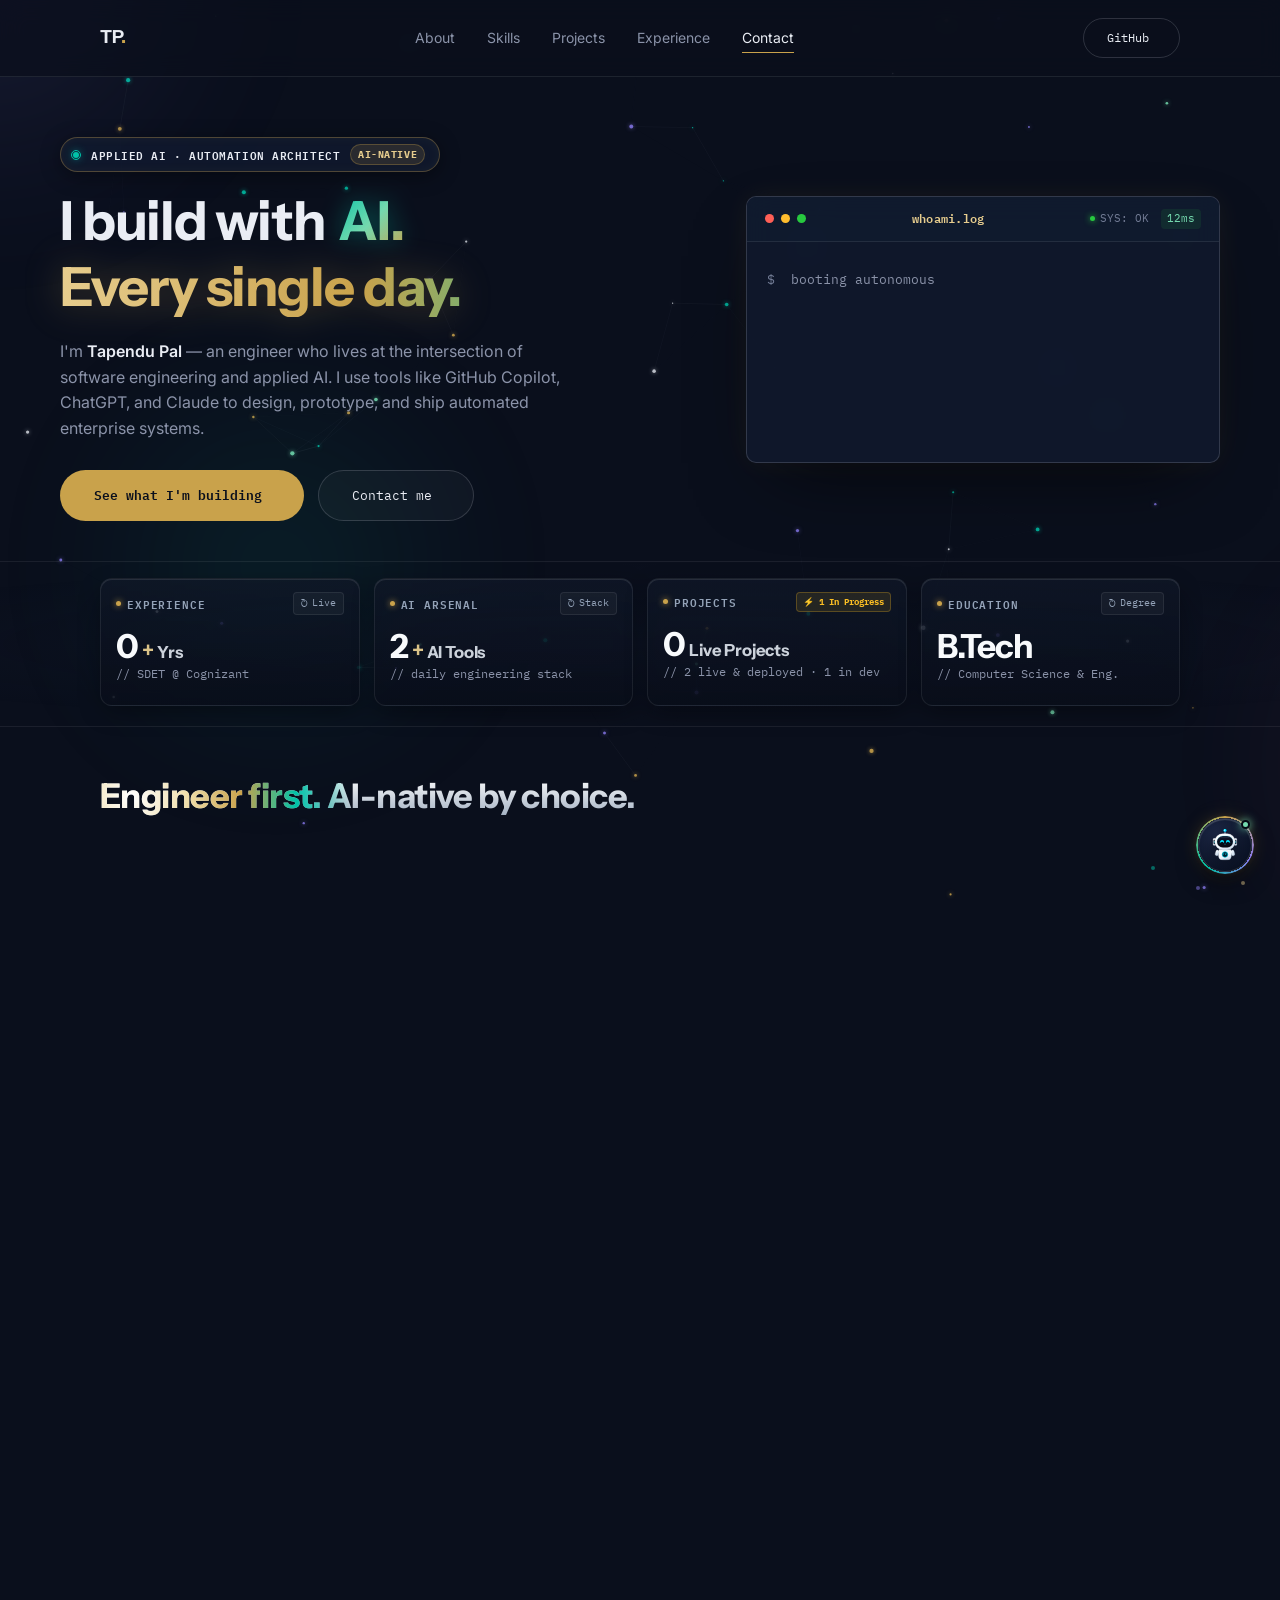
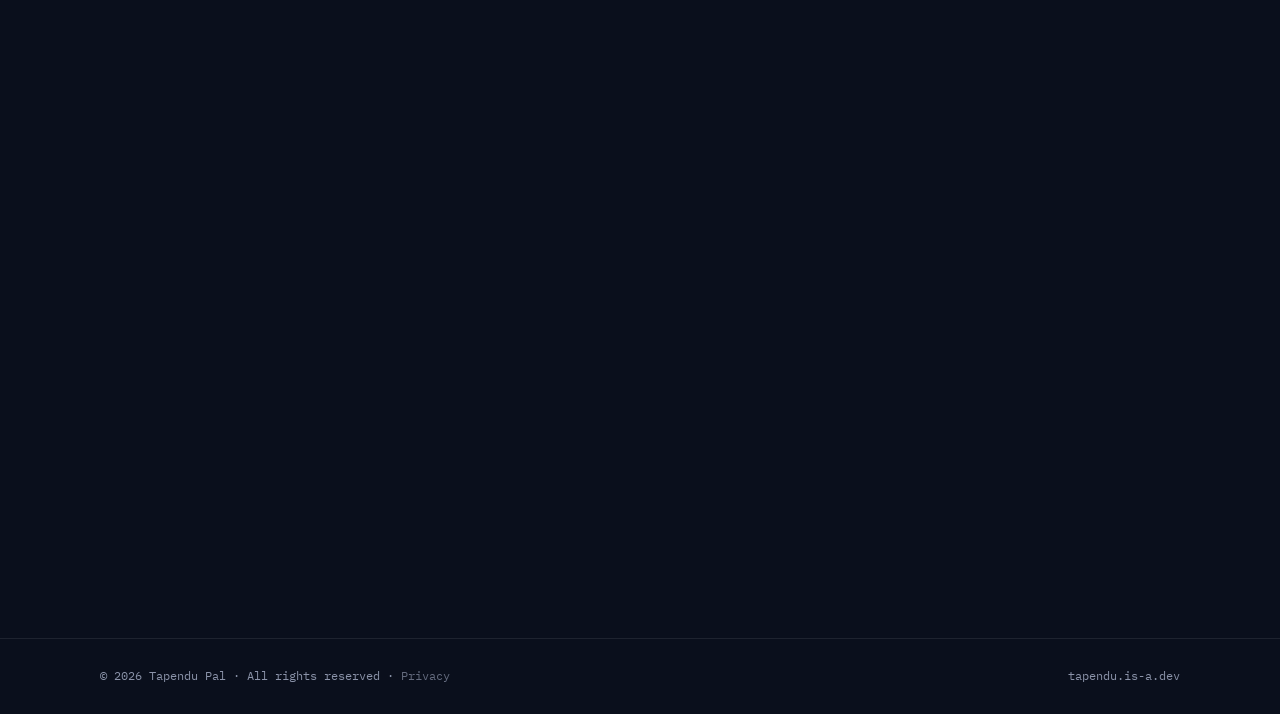
<file: index.html>
<!DOCTYPE html>
<html lang="en" prefix="og: https://ogp.me/ns#">

<head>
  <meta charset="UTF-8">
  <meta name="viewport" content="width=device-width, initial-scale=1.0">

  <!-- ═══════════════════════════════════════════════════════
       PRIMARY SEO & SEARCH RANKING META TAGS
       – Optimized for "Tapendu Pal", "Pal Tapendu", "PalTapendu"
       – Top-tier SERP indexing for Google, Bing, DuckDuckGo & Yahoo
  ═══════════════════════════════════════════════════════ -->
  <title>Tapendu Pal | AI-Native Builder &amp; Test Automation Engineer</title>
  <link rel="icon" type="image/svg+xml" href="favicon.svg">
  <link rel="icon" type="image/x-icon" href="favicon.ico">
  <link rel="apple-touch-icon" href="apple-touch-icon.png">
  <meta name="theme-color" content="#0a0e1a">
  <meta name="description"
    content="Tapendu Pal is an AI-native engineer and test automation specialist who designs and ships AI-assisted software systems. Explore his projects, skills, and experience — and get in touch.">
  <meta name="keywords"
    content="Tapendu Pal, Pal Tapendu, PalTapendu, Tapendu, Pal, Software Engineer, SDET, QA Automation, Test Automation, Selenium, Playwright, Applied AI, Cognizant, Automation Testing, Java, Python, JavaScript, Portfolio">
  <meta name="author" content="Tapendu Pal">
  <meta name="robots" content="index, follow, max-snippet:-1, max-image-preview:large, max-video-preview:-1">
  <meta name="googlebot" content="index, follow, max-snippet:-1, max-image-preview:large, max-video-preview:-1">
  <meta name="bingbot" content="index, follow, max-snippet:-1, max-image-preview:large, max-video-preview:-1">
  <meta name="revisit-after" content="7 days">
  <meta name="rating" content="General">

  <!-- ═══════════════════════════════════════════════════════
       AI SEARCH & GENERATIVE ENGINE OPTIMIZATION (GEO)
       – Helps ChatGPT Search, Perplexity, Claude, and Gemini
         precisely index and cite Tapendu Pal
  ═══════════════════════════════════════════════════════ -->
  <meta name="ai-content-declaration" content="portfolio-profile">
  <meta name="subject" content="Tapendu Pal (Pal Tapendu) - Software Engineer & SDET Portfolio">
  <meta name="topic" content="Software Engineering, Test Automation, Selenium, Playwright, Applied AI">
  <link rel="alternate" type="text/plain" href="https://tapendu.is-a.dev/llms.txt"
    title="LLM &amp; AI Knowledge Profile">

  <!-- ═══════════════════════════════════════════════════════
       CANONICAL & ALTERNATE URLs
  ═══════════════════════════════════════════════════════ -->
  <link rel="canonical" href="https://tapendu.is-a.dev/">
  <link rel="alternate" hreflang="x-default" href="https://tapendu.is-a.dev/">
  <link rel="alternate" hreflang="en" href="https://tapendu.is-a.dev/">

  <!-- ═══════════════════════════════════════════════════════
       OPEN GRAPH (LinkedIn, WhatsApp, Facebook, iMessage)
  ═══════════════════════════════════════════════════════ -->
  <meta property="og:type" content="website">
  <meta property="og:site_name" content="Tapendu Pal Portfolio">
  <meta property="og:url" content="https://tapendu.is-a.dev/">
  <meta property="og:title" content="Tapendu Pal | AI-Native Builder &amp; Test Automation Engineer">
  <meta property="og:description"
    content="Tapendu Pal is an AI-native engineer and test automation specialist who designs and ships AI-assisted software systems. Explore his projects, skills, and experience — and get in touch.">
  <meta property="og:image" content="https://tapendu.is-a.dev/og-image.png">
  <meta property="og:image:width" content="1200">
  <meta property="og:image:height" content="630">
  <meta property="og:locale" content="en_US">
  <!-- ═══════════════════════════════════════════════════════
       TWITTER / X CARD
  ═══════════════════════════════════════════════════════ -->
  <meta name="twitter:card" content="summary_large_image">
  <meta name="twitter:title" content="Tapendu Pal | AI-Native Builder &amp; Test Automation Engineer">
  <meta name="twitter:description"
    content="Tapendu Pal is an AI-native engineer and test automation specialist who designs and ships AI-assisted software systems. Explore his projects, skills, and experience — and get in touch.">
  <meta name="twitter:image" content="https://tapendu.is-a.dev/og-image.png">

  <!-- ═══════════════════════════════════════════════════════
       JSON-LD SCHEMA GRAPH — High Authority Entity Attribution
       – Schema.org Person + ProfilePage + WebSite + FAQPage
       – Provides Google Knowledge Panel & AI answer citations
  ═══════════════════════════════════════════════════════ -->
  <script type="application/ld+json">
  {
    "@context": "https://schema.org",
    "@graph": [
      {
        "@type": "Person",
        "@id": "https://tapendu.is-a.dev/#person",
        "name": "Tapendu Pal",
        "alternateName": [
          "Pal Tapendu",
          "PalTapendu",
          "Tapendu"
        ],
        "givenName": "Tapendu",
        "familyName": "Pal",
        "url": "https://tapendu.is-a.dev/",
        "image": "https://tapendu.is-a.dev/og-image.png",
        "jobTitle": "AI-Native Builder & Test Automation Engineer",
        "alumniOf": {
          "@type": "EducationalOrganization",
          "name": "Guru Nanak Institute of Technology, West Bengal"
        },
        "knowsAbout": [
          "Software Engineering",
          "Software Development Engineer in Test (SDET)",
          "Quality Assurance & Test Automation",
          "Selenium WebDriver",
          "Playwright",
          "Applied Artificial Intelligence (AI)",
          "Prompt Engineering",
          "GitHub Copilot",
          "AI-Assisted Development",
          "Chrome Extension Development",
          "Java",
          "Python",
          "JavaScript",
          "TypeScript",
          "CI/CD and DevOps Pipelines",
          "Jenkins",
          "Git & GitHub",
          "REST API Testing",
          "Healthcare Domain Testing",
          "Facets",
          "Salesforce",
          "EDI Testing",
          "SQL",
          "Enterprise Automation"
        ],
        "sameAs": [
          "https://github.com/PalTapendu",
          "https://www.linkedin.com/in/tapendu-pal-b23273224/"
        ],
        "description": "Tapendu Pal is an AI-native engineer and test automation specialist who designs and ships AI-assisted enterprise software systems using Selenium, Playwright, and applied AI tools.",
        "email": "tapendupal122@gmail.com",
        "address": {
          "@type": "PostalAddress",
          "addressLocality": "Hooghly",
          "addressRegion": "West Bengal",
          "addressCountry": "IN"
        }
      },
      {
        "@type": "WebSite",
        "@id": "https://tapendu.is-a.dev/#website",
        "url": "https://tapendu.is-a.dev/",
        "name": "Tapendu Pal — Portfolio",
        "publisher": {
          "@id": "https://tapendu.is-a.dev/#person"
        }
      },
      {
        "@type": "ProfilePage",
        "@id": "https://tapendu.is-a.dev/#profilepage",
        "url": "https://tapendu.is-a.dev/",
        "name": "Tapendu Pal — AI-Native Builder & Test Automation Engineer",
        "isPartOf": {
          "@id": "https://tapendu.is-a.dev/#website"
        },
        "mainEntity": {
          "@id": "https://tapendu.is-a.dev/#person"
        }
      },
      {
        "@type": "FAQPage",
        "@id": "https://tapendu.is-a.dev/#faq",
        "mainEntity": [
          {
            "@type": "Question",
            "name": "Who is Tapendu Pal?",
            "acceptedAnswer": {
              "@type": "Answer",
              "text": "Tapendu Pal is an AI-native software engineer and test automation specialist who uses tools like GitHub Copilot, ChatGPT, and Claude to design, prototype, and ship automated enterprise systems."
            }
          },
          {
            "@type": "Question",
            "name": "What are Tapendu Pal's primary technical skills?",
            "acceptedAnswer": {
              "@type": "Answer",
              "text": "Tapendu Pal's core skills include Selenium WebDriver, Playwright, Java, Python, JavaScript, Applied AI and Prompt Engineering, GitHub Copilot, REST API testing with Postman, SQL, and Agile test automation frameworks."
            }
          },
          {
            "@type": "Question",
            "name": "How to contact Tapendu Pal?",
            "acceptedAnswer": {
              "@type": "Answer",
              "text": "You can connect with Tapendu Pal on LinkedIn (https://www.linkedin.com/in/tapendu-pal-b23273224/), view his open-source work on GitHub (https://github.com/PalTapendu), or email him directly at tapendupal122@gmail.com."
            }
          }
        ]
      }
    ]
  }
  </script>

  <!-- ═══════════════════════════════════════════════════════
       FONTS  (async non-render-blocking + display=swap)
  ═══════════════════════════════════════════════════════ -->
  <link rel="preconnect" href="https://fonts.googleapis.com">
  <link rel="preconnect" href="https://fonts.gstatic.com" crossorigin>
  <link rel="stylesheet"
    href="https://fonts.googleapis.com/css2?family=Instrument+Sans:wght@700;800&family=Inter:wght@400;500;600&family=IBM+Plex+Mono:wght@400;600&display=swap"
    media="print" onload="this.media='all'">
  <noscript>
    <link rel="stylesheet"
      href="https://fonts.googleapis.com/css2?family=Instrument+Sans:wght@700;800&family=Inter:wght@400;500;600&family=IBM+Plex+Mono:wght@400;600&display=swap">
  </noscript>

  <link rel="stylesheet" href="style.css">
  <!-- Early JS detection & Theme anti-flash -->
  <script>
    document.documentElement.classList.add('js');
    try {
      var savedTheme = localStorage.getItem('tapendu_theme') || localStorage.getItem('theme');
      if (savedTheme) document.documentElement.setAttribute('data-theme', savedTheme);
    } catch (e) {}
  </script>
</head>

<body id="top">
  <a href="#main" class="skip-link">Skip to content</a>

  <!-- LOADER -->
  <div id="loader">
    <div class="loader-mark mono">TP<span>.</span></div>
    <div class="loader-bar">
      <div class="loader-fill" id="loaderFill"></div>
    </div>
  </div>

  <canvas id="bgCanvas"></canvas>
  <div id="blobField">
    <div class="blob blob-1"></div>
    <div class="blob blob-2"></div>
    <div class="blob blob-3"></div>
  </div>
  <div id="scrollProgress"></div>

  <div id="pageContent">

    <header>
      <div class="wrap">
        <nav>
          <a href="#top" class="logo" aria-label="Tapendu Pal - Back to top">TP<span>.</span></a>
          <div class="navlinks" id="primaryNav">
            <a href="#about">About</a>
            <a href="#skills">Skills</a>
            <a href="#projects">Projects</a>
            <a href="#experience">Experience</a>
            <a href="#contact">Contact</a>
            <a class="navcta mobile-navcta magnetic" href="https://github.com/PalTapendu" target="_blank" rel="noopener noreferrer"><span
                class="bracket bracket-l">&lt;</span><span>GitHub</span><span class="bracket bracket-r">/&gt;</span></a>
          </div>
          <a class="navcta desktop-navcta magnetic" href="https://github.com/PalTapendu" target="_blank" rel="noopener noreferrer"><span
              class="bracket bracket-l">&lt;</span><span>GitHub</span><span class="bracket bracket-r">/&gt;</span></a>
          <button class="nav-toggle" id="navToggle" type="button" aria-label="Menu" aria-expanded="false" aria-controls="primaryNav">
            <span class="nav-toggle-bar"></span>
            <span class="nav-toggle-bar"></span>
            <span class="nav-toggle-bar"></span>
          </button>
        </nav>
      </div>
    </header>

    <main id="main">
      <!-- HERO -->
      <section class="hero wrap">
        <div class="hero-content">
          <!-- Futuristic Live AI Beacon Badge -->
          <div class="hero-badge">
            <span class="pulse-beacon"><span class="beacon-ring"></span><span class="beacon-dot"></span></span>
            <span class="badge-text">APPLIED AI &middot; AUTOMATION ARCHITECT</span>
            <span class="badge-tag">AI-NATIVE</span>
          </div>

          <h1 id="heroHeadline" class="futuristic-headline">
            <span class="hero-line hero-line-1"><span class="hero-subtext">I build with</span> <span
                class="ai-highlight">AI.</span></span>
            <span class="hero-line hero-line-2"><em>Every single day.</em></span>
          </h1>

          <p class="lede">I'm <strong>Tapendu Pal</strong> — an engineer who lives at the intersection of software
            engineering and applied AI. I use tools like GitHub Copilot, ChatGPT, and Claude to design, prototype, and
            ship automated enterprise systems.</p>

          <div class="hero-ctas">
            <a href="#projects" class="btn btn-primary magnetic"><span class="bracket bracket-l">&lt;</span><span>See
                what I'm building</span><span class="bracket bracket-r">/&gt;</span></a>
            <a href="#contact" class="btn btn-ghost magnetic"><span class="bracket bracket-l">&lt;</span><span>Contact
                me</span><span class="bracket bracket-r">/&gt;</span></a>
          </div>
        </div>

        <!-- Futuristic HUD Terminal Console -->
        <div class="console glow-card glass" id="consoleBox" role="img"
          aria-label="Terminal animation showing a passing status log">
          <div class="console-bar">
            <div class="console-controls">
              <span class="dot" style="background:#FF5F56"></span>
              <span class="dot" style="background:#FFBD2E"></span>
              <span class="dot" style="background:#27C93F"></span>
            </div>
            <span class="console-title">whoami.log</span>
            <div class="console-hud-meta">
              <span class="hud-item"><span class="hud-live-dot"></span>SYS: OK</span>
              <span class="hud-item hud-latency">12ms</span>
            </div>
          </div>
          <div class="console-body" id="consoleBody"></div>
        </div>
      </section>

      <!-- INTERACTIVE HIGHLIGHTS MATRIX / STATUSBAR -->
      <section class="statusbar-section reveal" aria-label="Key Highlights and Dynamic Experience Matrix">
        <div class="wrap">
          <div class="statusbar-matrix">

            <!-- CARD 1: DYNAMIC COGNIZANT EXPERIENCE -->
            <div class="stat-flipper" tabindex="0" role="region"
              aria-label="Experience overview and live Cognizant tenure calculation">
              <div class="stat-card-inner">
                <!-- Front Face -->
                <div class="stat-card-face stat-front glass glow-border">
                  <div class="stat-card-top">
                    <span class="stat-badge"><span class="badge-dot"></span>EXPERIENCE</span>
                    <span class="stat-flip-hint"><span class="flip-icon">↻</span> Live</span>
                  </div>
                  <div class="stat-main">
                    <div class="num"><span id="heroExpNum">0</span><span
                        class="accent-plus">+</span> <span class="unit">Yrs</span></div>
                    <div class="label">// SDET @ Cognizant</div>
                  </div>
                </div>

                <!-- Back Face (Live Cognizant tenure + Live Clock + Middle Centered US project delivery line) -->
                <div class="stat-card-face stat-back glass glow-border">
                  <div class="stat-back-header">
                    <div class="stat-back-title">
                      <span class="stat-back-icon">💼</span>
                      <strong>Cognizant (PA)</strong>
                    </div>
                    <span class="live-pulse-badge"><span class="live-dot"></span>LIVE</span>
                  </div>
                  <div class="stat-live-calc-box">
                    <span class="live-calc-value" id="liveTenureDisplay">0 Yrs, 0 Mos, 0 Days</span>
                    <span class="live-tenure-clock mono" id="liveTenureClock">00:00:00</span>
                  </div>
                  <div class="stat-exp-mid">Working on &amp; delivering US-based client projects</div>
                  <div class="stat-back-caption">Program Analyst &middot; Enterprise QA Automation</div>
                </div>
              </div>
            </div>

            <!-- CARD 2: AI TOOLS ARSENAL (2 rows x 3 columns) -->
            <div class="stat-flipper" tabindex="0" role="region" aria-label="AI tools utilized in daily engineering">
              <div class="stat-card-inner">
                <!-- Front Face -->
                <div class="stat-card-face stat-front glass glow-border">
                  <div class="stat-card-top">
                    <span class="stat-badge"><span class="badge-dot"></span>AI ARSENAL</span>
                    <span class="stat-flip-hint"><span class="flip-icon">↻</span> Stack</span>
                  </div>
                  <div class="stat-main">
                    <div class="num"><span data-count="5">0</span><span class="accent-plus">+</span> <span
                        class="unit">AI Tools</span></div>
                    <div class="label">// daily engineering stack</div>
                  </div>
                </div>

                <!-- Back Face (2 rows x 3 columns grid for 6 AI tools) -->
                <div class="stat-card-face stat-back glass glow-border">
                  <div class="stat-back-header">
                    <div class="stat-back-title">
                      <span class="stat-back-icon">⚡</span>
                      <strong>AI Power Stack</strong>
                    </div>
                    <span class="stat-back-tag">5+ Tools</span>
                  </div>
                  <div class="ai-tools-grid-2x3">
                    <span class="ai-tool-pill">Antigravity</span>
                    <span class="ai-tool-pill">GH Copilot</span>
                    <span class="ai-tool-pill">MS Copilot</span>
                    <span class="ai-tool-pill">Claude</span>
                    <span class="ai-tool-pill">Gemini</span>
                    <span class="ai-tool-pill">ChatGPT</span>
                  </div>
                  <div class="stat-back-caption">Daily engineering, prototyping &amp; test automation</div>
                </div>
              </div>
            </div>

            <!-- CARD 3: LIVE PROJECTS & ACTIVE PIPELINE -->
            <div class="stat-flipper" tabindex="0" role="region" aria-label="Live and in-progress projects overview">
              <div class="stat-card-inner">
                <!-- Front Face -->
                <div class="stat-card-face stat-front glass glow-border">
                  <div class="stat-card-top">
                    <span class="stat-badge"><span class="badge-dot"></span>PROJECTS</span>
                    <span class="stat-status-pill in-progress-pill">⚡ 1 In Progress</span>
                  </div>
                  <div class="stat-main">
                    <div class="num"><span data-count="2">0</span> <span class="unit">Live Projects</span></div>
                    <div class="label">// 2 live &amp; deployed &middot; 1 in dev</div>
                  </div>
                </div>

                <!-- Back Face (Detailed Real Projects) -->
                <div class="stat-card-face stat-back glass glow-border">
                  <div class="stat-back-header">
                    <div class="stat-back-title">
                      <span class="stat-back-icon">🚀</span>
                      <strong>AI Projects</strong>
                    </div>
                    <span class="stat-status-pill in-progress-pill">1 In Dev</span>
                  </div>
                  <div class="projects-list-back">
                    <div class="project-mini-row">
                      <span class="proj-index">01</span>
                      <span class="proj-name">AI FB Auto-Reply Ext.</span>
                      <span class="proj-badge-live">Live</span>
                    </div>
                    <div class="project-mini-row">
                      <span class="proj-index">02</span>
                      <span class="proj-name">AI Test Script Gen</span>
                      <span class="proj-badge-live">Live</span>
                    </div>
                  </div>
                  <div class="stat-back-caption">2 Live Extensions &middot; 1 AI Agent in progress</div>
                </div>
              </div>
            </div>

            <!-- CARD 4: ACADEMIC CREDENTIALS -->
            <div class="stat-flipper" tabindex="0" role="region" aria-label="Academic qualification and college details">
              <div class="stat-card-inner">
                <!-- Front Face -->
                <div class="stat-card-face stat-front glass glow-border">
                  <div class="stat-card-top">
                    <span class="stat-badge"><span class="badge-dot"></span>EDUCATION</span>
                    <span class="stat-flip-hint"><span class="flip-icon">↻</span> Degree</span>
                  </div>
                  <div class="stat-main">
                    <div class="num degree-num">B.Tech</div>
                    <div class="label">// Computer Science &amp; Eng.</div>
                  </div>
                </div>

                <!-- Back Face (College Name + Middle Line + Subline) -->
                <div class="stat-card-face stat-back glass glow-border">
                  <div class="stat-back-header">
                    <div class="stat-back-title">
                      <span class="stat-back-icon">🎓</span>
                      <strong>B.Tech (CSE)</strong>
                    </div>
                    <span class="edu-year-badge">2019 &ndash; 2023</span>
                  </div>
                  <div class="edu-college-name">Guru Nanak Institute of Technology</div>
                  <div class="edu-college-mid">Autonomous Engineering College &middot; JIS Group</div>
                  <div class="stat-back-caption">B.Tech in Computer Science &middot; MAKAUT, WB</div>
                </div>
              </div>
            </div>

          </div>
        </div>
      </section>

      <!-- ABOUT — bento -->
      <section id="about" class="wrap">
        <div class="section-head reveal">
          <h2>Engineer first. AI-native by choice.</h2>
        </div>
        <div class="bento reveal">
          <div class="glow-card glass">
            <p>Tech has always been the thing I gravitate to — not just as a job, but as a hobby. Somewhere in the last
              couple of years, AI stopped being a buzzword for me and became a daily working tool: I prompt, iterate,
              and build with it the way other people reach for a text editor.</p>
            <p>I spend my free time experimenting with <strong>AI-assisted development</strong> — turning ideas into
              working projects and exploring <strong>prompt engineering</strong>. Professionally, I bring the same
              mindset into enterprise software engineering, building and validating systems at scale.</p>
          </div>
          <div class="glow-card glass illustration-tile" id="illusTile" role="button" tabindex="0"
            aria-label="Interactive developer workstation — move your cursor around, or click to interact">

            <!-- Left-side Ambient Infinite Scrolling Code Stream -->
            <div class="code-stream-backdrop left-stream" aria-hidden="true">
              <div class="code-stream-track">
                <!-- Group 1 -->
                <div class="code-block">
                  <span>pstmtInsert.setObject(1, columnValue);</span>
                  <span>ResultSetMetaData rsmd = rs.getMetaData();</span>
                  <span>for (int i = 0; i &lt; col_size; i++) {</span>
                  <span> columnValue = rsdata.getObject(i + 1);</span>
                  <span> pstmtInsert.executeUpdate();</span>
                  <span>}</span>
                  <span>conRenameInfo.prepareStatement("INSERT INTO table...");</span>
                  <span>String dbUrl = "jdbc:oracle:thin:@localhost:1521:xe";</span>
                  <span>rsmd.getColumnTypeName(i) + "\t|\t" + value;</span>
                  <span>Class.forName("com.mysql.cj.jdbc.Driver");</span>
                  <span>Connection conn = DriverManager.getConnection(url);</span>
                  <span>PreparedStatement ps = conn.prepareStatement(sql);</span>
                  <span>ps.setString(1, claimsId);</span>
                  <span>ps.setDouble(2, calculatedAmount);</span>
                  <span>ps.addBatch();</span>
                  <span>int[] results = ps.executeBatch();</span>
                  <span>while (rsdata.next()) {</span>
                  <span> driver.findElement(By.id("btn-submit")).click();</span>
                  <span> page.locator(".claims-form").fill(value);</span>
                  <span> assertThat(response.status()).isEqualTo(200);</span>
                  <span>}</span>
                  <span>const locator = await repairBrokenSelector(dom);</span>
                  <span>testContext.log("// EDI 837 transaction passed");</span>
                  <span>await playwright.chromium.launch({ headless: true });</span>
                </div>
                <!-- Group 2 (Exact duplicate for 100% seamless, uninterrupted loop) -->
                <div class="code-block">
                  <span>pstmtInsert.setObject(1, columnValue);</span>
                  <span>ResultSetMetaData rsmd = rs.getMetaData();</span>
                  <span>for (int i = 0; i &lt; col_size; i++) {</span>
                  <span> columnValue = rsdata.getObject(i + 1);</span>
                  <span> pstmtInsert.executeUpdate();</span>
                  <span>}</span>
                  <span>conRenameInfo.prepareStatement("INSERT INTO table...");</span>
                  <span>String dbUrl = "jdbc:oracle:thin:@localhost:1521:xe";</span>
                  <span>rsmd.getColumnTypeName(i) + "\t|\t" + value;</span>
                  <span>Class.forName("com.mysql.cj.jdbc.Driver");</span>
                  <span>Connection conn = DriverManager.getConnection(url);</span>
                  <span>PreparedStatement ps = conn.prepareStatement(sql);</span>
                  <span>ps.setString(1, claimsId);</span>
                  <span>ps.setDouble(2, calculatedAmount);</span>
                  <span>ps.addBatch();</span>
                  <span>int[] results = ps.executeBatch();</span>
                  <span>while (rsdata.next()) {</span>
                  <span> driver.findElement(By.id("btn-submit")).click();</span>
                  <span> page.locator(".claims-form").fill(value);</span>
                  <span> assertThat(response.status()).isEqualTo(200);</span>
                  <span>}</span>
                  <span>const locator = await repairBrokenSelector(dom);</span>
                  <span>testContext.log("// EDI 837 transaction passed");</span>
                  <span>await playwright.chromium.launch({ headless: true });</span>
                </div>
              </div>
            </div>

            <div class="speech-bubble-html" id="speechBubble"><span id="speechText">Please, let me do my work!</span>
            </div>

            <svg class="coder-illustration" id="coderIllus" viewBox="0 0 360 260" xmlns="http://www.w3.org/2000/svg"
              aria-hidden="true">
              <defs>
                <linearGradient id="bodyGrad" x1="0%" y1="0%" x2="100%" y2="100%">
                  <stop offset="0%" stop-color="#24345A" />
                  <stop offset="60%" stop-color="#141E36" />
                  <stop offset="100%" stop-color="#0B1020" />
                </linearGradient>
                <linearGradient id="pantsGrad" x1="0%" y1="0%" x2="100%" y2="100%">
                  <stop offset="0%" stop-color="#1A243C" />
                  <stop offset="100%" stop-color="#0C1220" />
                </linearGradient>
                <linearGradient id="skinGrad" x1="0%" y1="0%" x2="0%" y2="100%">
                  <stop offset="0%" stop-color="#FFE8D8" />
                  <stop offset="100%" stop-color="#F2C2A0" />
                </linearGradient>
                <linearGradient id="hairGrad" x1="0%" y1="0%" x2="100%" y2="100%">
                  <stop offset="0%" stop-color="#283756" />
                  <stop offset="50%" stop-color="#162034" />
                  <stop offset="100%" stop-color="#0A0E18" />
                </linearGradient>
                <linearGradient id="chairGrad" x1="0%" y1="0%" x2="100%" y2="100%">
                  <stop offset="0%" stop-color="#121B32" />
                  <stop offset="100%" stop-color="#080D1A" />
                </linearGradient>
                <linearGradient id="deskRimGlow" x1="0%" y1="0%" x2="100%" y2="100%">
                  <stop offset="0%" stop-color="#C9A24B" stop-opacity="0.35" />
                  <stop offset="50%" stop-color="#00C2A8" stop-opacity="0.25" />
                  <stop offset="100%" stop-color="#8B7CF0" stop-opacity="0.1" />
                </linearGradient>
                <linearGradient id="screenGrad" x1="0%" y1="0%" x2="0%" y2="100%">
                  <stop offset="0%" stop-color="#0C1428" />
                  <stop offset="100%" stop-color="#040710" />
                </linearGradient>
                <linearGradient id="irisGrad" x1="0%" y1="0%" x2="0%" y2="100%">
                  <stop offset="0%" stop-color="#00C2A8" />
                  <stop offset="50%" stop-color="#1A4A62" />
                  <stop offset="100%" stop-color="#080F1D" />
                </linearGradient>
              </defs>

              <!-- Ambient Floor Shadow -->
              <ellipse cx="180" cy="242" rx="160" ry="12" fill="rgba(0,0,0,0.42)" />

              <!-- Full Ergonomic Office Chair (Behind) -->
              <g class="dev-chair">
                <!-- Headrest -->
                <rect x="64" y="44" width="22" height="18" rx="6" fill="url(#chairGrad)" stroke="rgba(234,237,244,0.16)"
                  stroke-width="1.2" />
                <path d="M75 62 L75 70" stroke="#080D1A" stroke-width="3" />

                <!-- Backrest Spine & Curved Cushion -->
                <path d="M60 70 Q52 120 66 168 Q84 170 82 168 Q70 120 76 70 Z" fill="url(#chairGrad)"
                  stroke="rgba(234,237,244,0.14)" stroke-width="1.5" />

                <!-- Seat Cushion (Where character is seated) -->
                <rect x="68" y="166" width="76" height="14" rx="4" fill="#141F38" stroke="rgba(234,237,244,0.15)"
                  stroke-width="1.2" />

                <!-- Armrest -->
                <path d="M68 128 L68 150 L94 150" stroke="#0A0F1E" stroke-width="3.5" stroke-linecap="round"
                  stroke-linejoin="round" fill="none" />
                <rect x="64" y="125" width="34" height="4.5" rx="2" fill="#1A2846" />

                <!-- Gas Lift Cylinder -->
                <rect x="101" y="180" width="8" height="36" rx="2" fill="#080D1A" stroke="rgba(234,237,244,0.1)"
                  stroke-width="1" />
                <rect x="99" y="214" width="12" height="6" rx="2" fill="#16223C" />

                <!-- 5-Star Chair Base with Wheels -->
                <path d="M105 218 L62 235 M105 218 L105 238 M105 218 L148 235" stroke="#0C1426" stroke-width="4.5"
                  stroke-linecap="round" />
                <circle cx="60" cy="236" r="3.5" fill="#1A2846" />
                <circle cx="105" cy="239" r="3.5" fill="#1A2846" />
                <circle cx="150" cy="236" r="3.5" fill="#1A2846" />
              </g>

              <!-- Modern Workstation Desk (Right Side) -->
              <g class="dev-desk">
                <!-- Desk Leg (Right) -->
                <rect x="318" y="162" width="7" height="76" rx="2" fill="#090E1C" />
                <rect x="312" y="236" width="18" height="4" rx="1.5" fill="#060A14" />

                <!-- RGB Desktop Edge Glow -->
                <line x1="172" y1="160" x2="336" y2="160" stroke="url(#deskRimGlow)" stroke-width="6"
                  stroke-linecap="round" />

                <!-- Desktop Surface -->
                <path d="M168 158 L338 158 L324 168 L178 168 Z" fill="#111B32" stroke="rgba(234,237,244,0.16)"
                  stroke-width="1.4" />
                <rect x="178" y="167" width="146" height="3" fill="#060A14" />

                <!-- Dev Coffee Mug with subtle steam -->
                <g class="dev-coffee">
                  <rect x="290" y="138" width="15" height="19" rx="3.5" fill="#16223C" stroke="#C9A24B"
                    stroke-width="1.2" />
                  <path d="M305 142 C310 142, 310 152, 305 152" stroke="#C9A24B" stroke-width="1.4" fill="none"
                    stroke-linecap="round" />
                  <path class="steam-line steam-1" d="M294 131 Q297 126 294 120" stroke="rgba(201,162,75,0.6)"
                    stroke-width="1.2" fill="none" stroke-linecap="round" />
                  <path class="steam-line steam-2" d="M299 132 Q302 125 299 118" stroke="rgba(201,162,75,0.4)"
                    stroke-width="1.2" fill="none" stroke-linecap="round" />
                </g>
              </g>

              <!-- Slim Laptop Setup -->
              <g class="dev-laptop" id="devLaptop">
                <!-- Laptop Base & Backlit Keyboard Deck -->
                <polygon points="188,157 266,157 258,165 194,165" fill="#17243E" stroke="rgba(234,237,244,0.2)"
                  stroke-width="1.2" />
                <rect x="214" y="160" width="22" height="3.5" rx="1.2" fill="#080D1A" />
                <line x1="198" y1="159" x2="254" y2="159" stroke="rgba(116,217,174,0.35)" stroke-width="1"
                  stroke-dasharray="2 1.5" />

                <!-- Screen Display Matrix -->
                <rect x="198" y="94" width="76" height="64" rx="5" fill="#0C1428" stroke="rgba(234,237,244,0.22)"
                  stroke-width="1.4" />
                <rect x="201" y="97" width="70" height="58" rx="3" fill="url(#screenGrad)" />

                <!-- IDE Window Bar -->
                <circle cx="207" cy="102" r="1.5" fill="#FF6B9D" />
                <circle cx="212" cy="102" r="1.5" fill="#E3B341" />
                <circle cx="217" cy="102" r="1.5" fill="#74D9AE" />
                <line x1="201" y1="106" x2="271" y2="106" stroke="rgba(234,237,244,0.08)" stroke-width="1" />

                <!-- Streaming Code Lines -->
                <g class="screen-code-group" id="screenCodeGroup">
                  <rect class="code-line cl-1" x="206" y="111" height="2.8" rx="1.4" fill="#74D9AE" />
                  <rect class="code-line cl-2" x="206" y="117" height="2.8" rx="1.4" fill="#C9A24B" />
                  <rect class="code-line cl-3" x="213" y="123" height="2.8" rx="1.4" fill="#8B7CF0" />
                  <rect class="code-line cl-4" x="213" y="129" height="2.8" rx="1.4" fill="#00C2A8" />
                  <rect class="code-line cl-5" x="206" y="135" height="2.8" rx="1.4" fill="#FF6B9D" />
                  <rect class="code-line cl-6" x="213" y="141" height="2.8" rx="1.4" fill="#74D9AE" />
                  <rect class="code-line cl-7" x="206" y="147" height="2.8" rx="1.4" fill="#C9A24B" />
                  <rect class="code-cursor-blink" x="238" y="147" width="2.8" height="3" fill="#E7CD8E" />
                </g>

                <!-- Paused Overlay -->
                <g class="screen-paused-state" id="screenPausedState">
                  <rect x="204" y="110" width="64" height="38" rx="4" fill="rgba(8,13,24,0.95)"
                    stroke="rgba(201,162,75,0.55)" stroke-width="1.2" />
                  <text x="236" y="126" font-family="'IBM Plex Mono', monospace" font-size="8" fill="#C9A24B"
                    font-weight="700" text-anchor="middle">⏸ PAUSED</text>
                  <text x="236" y="138" font-family="'IBM Plex Mono', monospace" font-size="6" fill="#8B93A9"
                    text-anchor="middle">// watching you</text>
                </g>
              </g>

              <!-- Full Seated Developer Character (Visible sitting posture) -->
              <g class="dev-character-fullbody">
                <!-- Seated Legs & Pants -->
                <!-- Far Leg (Depth) -->
                <path d="M138 168 L168 174 C175 178, 178 185, 175 194 L164 230 L176 230 L188 190 L150 174 Z"
                  fill="#0E1424" />
                <!-- Far Sneaker -->
                <path d="M162 230 L184 230 C188 230, 190 234, 186 237 L158 237 Z" fill="#E4EDF8" />
                <rect x="156" y="235" width="32" height="2" fill="#00C2A8" />

                <!-- Near Leg (Thigh resting forward on seat, bending down at knee) -->
                <path
                  d="M78 164 L146 168 C158 170, 164 178, 160 188 L146 228 L158 228 L172 184 C176 172, 166 162, 148 160 L80 156 Z"
                  fill="url(#pantsGrad)" stroke="rgba(234,237,244,0.12)" stroke-width="1" />

                <!-- Near Sneaker -->
                <path d="M142 228 L168 228 C173 228, 176 233, 172 237 L138 237 Z" fill="#FFFFFF" />
                <rect x="136" y="235" width="38" height="2.5" fill="#C9A24B" />

                <!-- Seated Torso & Jacket -->
                <path d="M72 162 C68 124, 86 108, 116 110 C132 112, 142 128, 144 164 Z" fill="url(#bodyGrad)"
                  stroke="rgba(234,237,244,0.14)" stroke-width="1.5" />
                <path d="M102 110 Q112 120 122 110" stroke="#2B3A5A" stroke-width="2.5" fill="none"
                  stroke-linecap="round" />

                <!-- Typing Arms & Hands placed naturally on laptop -->
                <g class="dev-arms-group" id="devArmsGroup">
                  <!-- Left Arm (Reaching forward to keyboard) -->
                  <path class="dev-arm arm-l" d="M88 132 C104 138, 134 146, 172 153" stroke="#16223C"
                    stroke-width="11.5" stroke-linecap="round" fill="none" />
                  <ellipse class="dev-hand hand-l" cx="175" cy="153" rx="5" ry="3.8" fill="url(#skinGrad)" />

                  <!-- Right Arm (Reaching forward to keyboard) -->
                  <path class="dev-arm arm-r" d="M106 130 C124 138, 150 148, 188 154" stroke="#1E2C4D" stroke-width="10"
                    stroke-linecap="round" fill="none" />
                  <ellipse class="dev-hand hand-r" cx="191" cy="154" rx="5" ry="3.8" fill="url(#skinGrad)" />
                </g>
              </g>

              <!-- =======================================================
                   CHARACTER HEAD SYSTEM (Anchored at cx=112, cy=82)
                   ======================================================= -->
              <g id="characterHeadAnchor" class="character-head-anchor">

                <!-- 1. SIDE HEAD (Focused on Coding / facing screen) -->
                <g id="headCoding" class="head-coding">
                  <!-- Head Contour -->
                  <circle cx="110" cy="81" r="21" fill="url(#skinGrad)" stroke="rgba(234,237,244,0.12)"
                    stroke-width="1.2" />

                  <!-- Clean Side Hair -->
                  <path
                    d="M86 81 C84 56, 106 50, 130 56 C138 64, 136 75, 132 80 C126 70, 116 64, 104 66 C92 68, 88 75, 86 81 Z"
                    fill="url(#hairGrad)" />
                  <path d="M102 60 Q114 56, 126 66 Q114 66, 102 60 Z" fill="#2E3C5C" opacity="0.6" />

                  <!-- Face Profile Plate -->
                  <path d="M102 72 C120 72, 128 80, 128 90 C128 101, 115 105, 104 103 Z" fill="url(#skinGrad)" />

                  <!-- Minimalist Modern Headphones (Side View) -->
                  <g class="dev-headphones-side">
                    <path d="M94 82 C94 60, 110 54, 118 54" stroke="#0B111E" stroke-width="3.8" fill="none"
                      stroke-linecap="round" />
                    <ellipse cx="95" cy="82" rx="7.5" ry="11" fill="#121B30" stroke="#C9A24B" stroke-width="1.3" />
                    <circle cx="95" cy="82" r="3" fill="#080D18" />
                  </g>

                  <!-- Sleek Wireframe Side Glasses & Eye -->
                  <rect x="111" y="78" width="16" height="13" rx="3.5" fill="rgba(10,15,28,0.2)" stroke="#C9A24B"
                    stroke-width="1.4" />
                  <ellipse cx="118" cy="84.5" rx="4.5" ry="3.5" fill="#FFFFFF" />
                  <circle cx="119.5" cy="84.5" r="2" fill="#0A0F1C" />

                  <!-- Eyebrow & Focused Mouth -->
                  <path d="M110 75 Q118 72, 126 75" stroke="#2D1F18" stroke-width="2" fill="none"
                    stroke-linecap="round" />
                  <path d="M114 96 Q119 99, 124 96" stroke="#6E3D28" stroke-width="1.4" fill="none"
                    stroke-linecap="round" />
                </g>

                <!-- 2. FRONT HEAD (Premium Face with Sleek Headphones & Glasses) -->
                <g id="headTurned" class="head-turned">
                  <!-- Headband across top of head -->
                  <path d="M88 79 C86 50, 136 50, 134 79" stroke="#0B111E" stroke-width="4" fill="none"
                    stroke-linecap="round" />

                  <!-- Headphone Earcups on sides -->
                  <ellipse cx="86" cy="83" rx="5.5" ry="9.5" fill="#121B30" stroke="#C9A24B" stroke-width="1.3" />
                  <ellipse cx="136" cy="83" rx="5.5" ry="9.5" fill="#121B30" stroke="#C9A24B" stroke-width="1.3" />

                  <!-- Head Contour & Ears -->
                  <ellipse cx="111" cy="82" rx="23" ry="25" fill="url(#skinGrad)" stroke="rgba(234,237,244,0.14)"
                    stroke-width="1.2" />

                  <!-- Clean Modern Haircut -->
                  <path
                    d="M86 74 C84 54, 104 49, 111 49 C118 49, 138 54, 136 74 C130 65, 122 62, 111 64 C100 62, 92 65, 86 74 Z"
                    fill="url(#hairGrad)" />
                  <path
                    d="M88 68 C95 62, 106 60, 111 66 C116 60, 127 62, 134 68 C130 74, 127 77, 123 77 C118 71, 114 71, 111 74 C108 71, 104 71, 99 77 C95 77, 92 74, 88 68 Z"
                    fill="#1E2A44" />

                  <!-- Sleek Titanium/Gold Wireframe Glasses -->
                  <g class="front-glasses">
                    <rect x="92" y="76" width="16" height="13.5" rx="3.5" fill="rgba(10,15,28,0.18)" stroke="#C9A24B"
                      stroke-width="1.4" />
                    <rect x="114" y="76" width="16" height="13.5" rx="3.5" fill="rgba(10,15,28,0.18)" stroke="#C9A24B"
                      stroke-width="1.4" />
                    <line x1="108" y1="81" x2="114" y2="81" stroke="#C9A24B" stroke-width="1.6" />
                    <line x1="88" y1="81" x2="92" y2="81" stroke="#C9A24B" stroke-width="1.3" />
                    <line x1="130" y1="81" x2="134" y2="81" stroke="#C9A24B" stroke-width="1.3" />
                    <line x1="94" y1="78" x2="99" y2="78" stroke="rgba(255,255,255,0.45)" stroke-width="1"
                      stroke-linecap="round" />
                    <line x1="116" y1="78" x2="121" y2="78" stroke="rgba(255,255,255,0.45)" stroke-width="1"
                      stroke-linecap="round" />
                  </g>

                  <!-- Left Eye White -->
                  <ellipse cx="100" cy="82" rx="5.5" ry="4.5" fill="#FFFFFF" />
                  <!-- Right Eye White -->
                  <ellipse cx="122" cy="82" rx="5.5" ry="4.5" fill="#FFFFFF" />

                  <!-- Left Pupil Group (Direct cursor tracking) -->
                  <g id="pupilLeft" class="eye-pupil">
                    <circle cx="100" cy="82" r="2.7" fill="url(#irisGrad)" />
                    <circle cx="100" cy="82" r="1.3" fill="#060A14" />
                    <circle cx="101" cy="81.2" r="0.8" fill="#FFFFFF" />
                  </g>

                  <!-- Right Pupil Group (Direct cursor tracking) -->
                  <g id="pupilRight" class="eye-pupil">
                    <circle cx="122" cy="82" r="2.7" fill="url(#irisGrad)" />
                    <circle cx="122" cy="82" r="1.3" fill="#060A14" />
                    <circle cx="123" cy="81.2" r="0.8" fill="#FFFFFF" />
                  </g>

                  <!-- Eyebrows (Normal vs Angry) -->
                  <g class="dev-eyebrows">
                    <g id="browNormal" class="brow-normal">
                      <path d="M93 72 Q99 70, 105 73" stroke="#2D1F18" stroke-width="1.8" fill="none"
                        stroke-linecap="round" />
                      <path d="M117 73 Q123 70, 129 72" stroke="#2D1F18" stroke-width="1.8" fill="none"
                        stroke-linecap="round" />
                    </g>
                    <g id="browAngry" class="brow-angry">
                      <path d="M93 74 L105 71" stroke="#FF6B9D" stroke-width="2.2" fill="none" stroke-linecap="round" />
                      <path d="M117 71 L129 74" stroke="#FF6B9D" stroke-width="2.2" fill="none"
                        stroke-linecap="round" />
                    </g>
                  </g>

                  <!-- Subtle Nose Contour -->
                  <path d="M110 85 Q112 87, 110 89" stroke="#DFAC8A" stroke-width="1.1" fill="none"
                    stroke-linecap="round" />

                  <!-- Mouth Expressions -->
                  <g class="dev-mouth">
                    <path id="mouthNormal" class="mouth-normal" d="M106 95 Q111 97.5, 116 95" stroke="#6E3D28"
                      stroke-width="1.5" fill="none" stroke-linecap="round" />
                    <path id="mouthAngry" class="mouth-angry" d="M105 97.5 Q111 92, 117 97.5" stroke="#FF6B9D"
                      stroke-width="2" fill="none" stroke-linecap="round" />
                  </g>

                  <!-- Anime Anger Spark -->
                  <g id="angerEffects" class="anger-effects">
                    <path class="anger-cross" d="M128 58 L134 58 M131 55 L131 61 M129 56 L133 60 M133 56 L129 60"
                      stroke="#FF6B9D" stroke-width="1.8" stroke-linecap="round" />
                  </g>
                </g>
              </g>

              <!-- Floating Tech Accents -->
              <g class="floating-tech">
                <text x="20" y="38" font-family="'IBM Plex Mono', monospace" font-size="12" fill="rgba(201,162,75,0.4)"
                  class="illus-float-1">{ }</text>
                <text x="312" y="48" font-family="'IBM Plex Mono', monospace" font-size="10"
                  fill="rgba(116,217,174,0.4)" class="illus-float-2">0101</text>
                <circle cx="328" cy="100" r="2.5" fill="rgba(255,107,157,0.3)" class="illus-float-1" />
              </g>
            </svg>

            <p class="illus-caption mono" id="illusCaption">// status: <span id="statusLabel">focus mode —
                coding...</span></p>
          </div>
        </div>
      </section>

      <!-- SKILLS — mosaic -->
      <section id="skills" class="wrap">
        <div class="section-head reveal">
          <h2>What I work with</h2>
          <p>AI-first tooling, backed by solid engineering fundamentals.</p>
        </div>
        <div class="mosaic reveal">
          <div class="glow-card glass big" id="aiTile">
            <h3>AI &amp; Prompt Engineering</h3>
            <div class="blur-lines">
              <p class="blur-line">Saves me real time on office work — I lean on it daily.</p>
              <p class="blur-line">Powers my own side projects, end to end.</p>
              <p class="blur-line">Always exploring the next tool worth learning.</p>
            </div>
            <div class="chip-row"><span class="chip">GitHub Copilot</span><span class="chip">ChatGPT</span><span
                class="chip">Claude</span><span class="chip">Prompt Engineering</span></div>
          </div>
          <div class="glow-card glass">
            <h3>Automation &amp; Frameworks</h3>
            <div class="chip-row"><span class="chip">Selenium</span><span class="chip">Playwright</span><span
                class="chip">TestNG</span><span class="chip">JUnit</span></div>
          </div>
          <div class="glow-card glass">
            <h3>QA &amp; PM Tools</h3>
            <div class="chip-row"><span class="chip">Agile Accelerator</span><span class="chip">HP ALM</span><span
                class="chip">Postman</span></div>
          </div>
          <div class="glow-card glass">
            <h3>Platforms</h3>
            <div class="chip-row"><span class="chip">Facets</span><span class="chip">Salesforce</span></div>
          </div>
          <div class="glow-card glass">
            <h3>Domain &amp; Database</h3>
            <div class="chip-row"><span class="chip">Healthcare</span><span class="chip">Claims</span><span
                class="chip">EDI</span><span class="chip">SQL</span></div>
          </div>
        </div>
      </section>

      <!-- PROJECTS — horizontal gallery + dynamic modal -->
      <section id="projects" class="wrap">
        <div class="section-head reveal">
          <h2>Projects powered by AI</h2>
          <p>Real-world Chrome Extensions &amp; autonomous AI automation pipelines built for high efficiency.</p>
        </div>
        <div class="gallery reveal">
          <!-- Project 01: Live Facebook AI Auto-Reply Extension -->
          <div class="proj-card glow-card glass" data-project="fb-extension">
            <div>
              <div class="proj-status-row">
                <span class="proj-badge-live-tag"><span class="badge-dot pulse-mint"></span>LIVE EXTENSION</span>
              </div>
              <h3>AI-Powered Facebook Auto-Reply Extension</h3>
              <p>An intelligent Chrome Extension with integrated backend AI APIs that autonomously monitors and reads comments on Facebook posts, understands contextual intent and sentiment, and delivers natural, human-like automated replies.</p>
            </div>
            <div>
              <div class="tag-row">
                <span class="tag">Chrome Extension</span>
                <span class="tag">AI API Backend</span>
                <span class="tag">Contextual LLM</span>
                <span class="tag">JavaScript</span>
              </div>
              <div class="open-hint">click to view architecture →</div>
            </div>
          </div>

          <!-- Project 02: Live AI Test Script Recorder & Generator -->
          <div class="proj-card glow-card glass" data-project="test-recorder">
            <div>
              <div class="proj-status-row">
                <span class="proj-badge-live-tag"><span class="badge-dot pulse-mint"></span>LIVE EXTENSION</span>
              </div>
              <h3>AI Test Script Recorder &amp; Code Generator</h3>
              <p>A smart browser extension that records user interactions in real-time and uses backend AI to synthesize production-ready test automation scripts (Playwright, Selenium, Java, Python, JS) with robust XPath and locator generation.</p>
            </div>
            <div>
              <div class="tag-row">
                <span class="tag">Chrome Extension</span>
                <span class="tag">Playwright</span>
                <span class="tag">Selenium</span>
                <span class="tag">XPath Synthesis</span>
                <span class="tag">AI CodeGen</span>
              </div>
              <div class="open-hint">click to view architecture →</div>
            </div>
          </div>

          <!-- Project 03: In Progress Autonomous QA Pipeline -->
          <div class="proj-card glow-card glass" data-project="qa-agent">
            <div>
              <div class="proj-status-row">
                <span class="proj-badge-dev-tag"><span class="badge-dot pulse-gold"></span>ACTIVE DEVELOPMENT</span>
              </div>
              <h3>Autonomous Self-Healing QA Agent Pipeline</h3>
              <p>An advanced autonomous AI agent system currently in active development — designed for self-healing UI locators, continuous automated regression testing, and multi-modal defect root-cause analysis.</p>
            </div>
            <div>
              <div class="tag-row">
                <span class="tag tag-highlight">In Progress</span>
                <span class="tag">Agentic AI</span>
                <span class="tag">Self-Healing Locators</span>
                <span class="tag">Enterprise QA</span>
              </div>
              <div class="open-hint">view development roadmap →</div>
            </div>
          </div>
        </div>
      </section>

      <!-- EXPERIENCE — dotted timeline -->
      <section id="experience" class="wrap">
        <div class="section-head reveal">
          <h2>Career log</h2>
          <p>Most recent first.</p>
        </div>
        <div class="timeline reveal">
          <div class="entry">
            <div class="entry-meta"><span class="tag">current</span><span>Jun 2024 — Present</span></div>
            <h3>Program Analyst — Automation Test Engineer</h3>
            <div class="org">Cognizant Technology Solutions · Kolkata · Healthcare Domain</div>
            <ul>
              <li>Build and maintain automated test suites with Java-Selenium and Playwright, improving regression
                coverage for healthcare applications.</li>
              <li>Bring GitHub Copilot, ChatGPT, and Claude into daily workflows for script generation, edge-case
                discovery, and defect root-cause analysis.</li>
              <li>Test Facets and Salesforce for claims and policy management; validate EDI transactions and run API
                testing via Postman.</li>
              <li><strong>Qualified for the GenC Digital Honors program</strong> — Cognizant's merit-based track
                recognizing technical excellence and readiness for advanced roles.</li>
              <li>Completed the Playwright Automation Testing certification (Udemy) — end-to-end browser automation,
                architecture, and CI/CD integration.</li>
            </ul>
          </div>
          <div class="entry">
            <div class="entry-meta"><span>Dec 2023 — May 2024</span></div>
            <h3>Intern — Software Test Engineer</h3>
            <div class="org">Cognizant Technology Solutions · Coimbatore</div>
            <ul>
              <li>Gained hands-on experience in automation and manual testing for enterprise applications.</li>
              <li>Collaborated with senior engineers on test strategy and execution.</li>
            </ul>
          </div>
        </div>
      </section>

      <!-- EDUCATION — replaces the old Milestones/Achievements mix -->
      <section id="education" class="wrap">
        <div class="section-head reveal">
          <h2>Academic background</h2>
        </div>
        <div class="edu-grid reveal">
          <div class="edu-card glow-card glass">
            <div class="edu-mark">B.Tech</div>
            <h3>B.Tech, Computer Science &amp; Engineering</h3>
            <div class="edu-org">Guru Nanak Institute of Technology, West Bengal</div>
            <span class="edu-duration mono">2019 – 2023</span>
          </div>
          <div class="edu-card glow-card glass">
            <div class="edu-mark">HS</div>
            <h3>Higher Secondary Certificate — Science</h3>
            <div class="edu-org">Harishchak High School, WBCHSE, West Bengal</div>
            <span class="edu-duration mono">2019</span>
          </div>
        </div>
      </section>

      <!-- CONTACT — two-column card (Meridian UI) -->
      <section id="contact" class="wrap">
        <div class="contact-card glow-card glass reveal">
          <div>
            <h2>Let's build something.</h2>
            <p>Open to conversations on AI-assisted engineering, automation, and anything built at the edge of the two.
            </p>
            <!-- Ping me personally — chat-based direct lead capture -->
            <button id="pingBtn" class="btn btn-primary magnetic" type="button"
              aria-label="Open chat and send Tapendu a direct message" style="margin-top:18px;">
              <span class="bracket" style="transform:translateX(-4px)">[</span>
              &nbsp;Ping me personally&nbsp;
              <span class="bracket" style="transform:translateX(4px)">]</span>
            </button>
          </div>
          <div class="contact-list">
            <div class="row"><span>Email</span><a href="mailto:tapendupal122@gmail.com"
                class="magnetic" aria-label="Send email to Tapendu Pal">tapendupal122@gmail.com</a></div>
            <div class="row"><span>GitHub</span><a href="https://github.com/PalTapendu" target="_blank" rel="noopener noreferrer"
                class="magnetic">github.com/PalTapendu</a></div>
            <div class="row"><span>LinkedIn</span><a href="https://www.linkedin.com/in/tapendu-pal-b23273224/"
                target="_blank" rel="noopener noreferrer" class="magnetic">/tapendu-pal-b23273224</a></div>
            <div class="row"><span>Location</span><span>Hooghly, West Bengal</span></div>
          </div>
        </div>
      </section>
    </main>

    <footer>
      <div class="wrap"><span>© <span id="currentYear">2026</span> Tapendu Pal · All rights reserved · <a href="privacy.html" style="color:inherit;opacity:0.7;">Privacy</a></span><span
          class="mono">tapendu.is-a.dev</span></div>
    </footer>

  </div><!-- /pageContent -->

  <button id="toTop" type="button" aria-label="Back to top">↑</button>

  <div id="modalOverlay">
    <div class="modal glass">
      <div class="modal-bar"><span class="mono">self-healing-framework.md</span><span class="modal-close"
          id="modalClose">✕</span></div>
      <div class="modal-body">
        <h3>Self-Healing Test Automation Framework</h3>
        <p>An AI-assisted layer built on top of Selenium and Playwright that automatically repairs broken UI locators
          when the application's front end changes — cutting down the manual maintenance that usually breaks automated
          suites after every release.</p>
        <div class="tag-row"><span class="tag">Selenium</span><span class="tag">Playwright</span><span
            class="tag">AI-assisted</span></div>
      </div>
    </div>
  </div>

  <!-- ================= ASSISTANT WIDGET ================= -->
  <div id="widgetAmbient"><i></i><i></i><i></i><i></i></div>

  <div id="fabTooltip">Ask Tapendu's <span>AI Agent</span> 👋</div>

  <div id="fabHolder">
    <button id="assistantFab" type="button" aria-label="Open AI Agent Assistant" aria-haspopup="dialog">
      <span class="fab-pulse-aura"></span>
      <span class="fab-glow-ring"></span>
      <span class="fab-dot"></span>
      <div class="ai-agent-icon">
        <svg viewBox="0 0 100 100" fill="none" xmlns="http://www.w3.org/2000/svg" class="mascot-svg" role="img" aria-label="AI Buddy Mascot">
          <defs>
            <linearGradient id="widget-mascot-helmet" x1="25%" y1="10%" x2="75%" y2="95%">
              <stop offset="0%" stop-color="#FFFFFF" />
              <stop offset="65%" stop-color="#EFF4FB" />
              <stop offset="100%" stop-color="#D5E1F0" />
            </linearGradient>
            <linearGradient id="widget-mascot-helmet-stroke" x1="0%" y1="0%" x2="100%" y2="100%">
              <stop offset="0%" stop-color="#FFFFFF" stop-opacity="0.9" />
              <stop offset="100%" stop-color="#A5BCCC" stop-opacity="0.6" />
            </linearGradient>
            <linearGradient id="widget-mascot-visor" x1="50%" y1="0%" x2="50%" y2="100%">
              <stop offset="0%" stop-color="#0E162B" />
              <stop offset="50%" stop-color="#080D1D" />
              <stop offset="100%" stop-color="#03060F" />
            </linearGradient>
            <linearGradient id="widget-mascot-visor-rim" x1="0%" y1="0%" x2="0%" y2="100%">
              <stop offset="0%" stop-color="#00E5FF" stop-opacity="0.5" />
              <stop offset="100%" stop-color="#1E3A6E" stop-opacity="0.25" />
            </linearGradient>
            <radialGradient id="widget-mascot-beacon" cx="40%" cy="35%" r="65%">
              <stop offset="0%" stop-color="#E0FBFF" />
              <stop offset="45%" stop-color="#00E5FF" />
              <stop offset="100%" stop-color="#0284C7" />
            </radialGradient>
            <linearGradient id="widget-mascot-body" x1="30%" y1="20%" x2="70%" y2="100%">
              <stop offset="0%" stop-color="#FFFFFF" />
              <stop offset="60%" stop-color="#ECF2FA" />
              <stop offset="100%" stop-color="#C9D9EC" />
            </linearGradient>
            <linearGradient id="widget-mascot-arm" x1="20%" y1="10%" x2="80%" y2="90%">
              <stop offset="0%" stop-color="#F4F8FD" />
              <stop offset="100%" stop-color="#C5D6E8" />
            </linearGradient>
            <linearGradient id="widget-mascot-ear" x1="0%" y1="0%" x2="100%" y2="100%">
              <stop offset="0%" stop-color="#FFFFFF" />
              <stop offset="100%" stop-color="#B8CBDF" />
            </linearGradient>
            <filter id="widget-mascot-glow-filter" x="-20%" y="-20%" width="140%" height="140%">
              <feDropShadow dx="0" dy="0" stdDeviation="1.5" flood-color="#00E5FF" flood-opacity="0.85" />
            </filter>
          </defs>
          <g class="mascot-bob-group">
            <!-- Body layer -->
            <g class="mascot-body-layer">
              <path d="M 33 63 C 30 74 30 86 34.5 91 C 37.5 94.5 62.5 94.5 65.5 91 C 70 86 70 74 67 63 Z" fill="url(#widget-mascot-body)" stroke="url(#widget-mascot-helmet-stroke)" stroke-width="1" />
              <path d="M 36 67 C 42 70 58 70 64 67" stroke="#BDD0E4" stroke-width="0.8" stroke-linecap="round" fill="none" />
              <rect x="22" y="65" width="10" height="17" rx="5" transform="rotate(16 27 73.5)" fill="url(#widget-mascot-arm)" stroke="url(#widget-mascot-helmet-stroke)" stroke-width="0.8" />
              <rect x="68" y="65" width="10" height="17" rx="5" transform="rotate(-16 73 73.5)" fill="url(#widget-mascot-arm)" stroke="url(#widget-mascot-helmet-stroke)" stroke-width="0.8" />
              <g class="mascot-badge" filter="url(#widget-mascot-glow-filter)">
                <circle cx="50" cy="78" r="8" fill="#070E1E" stroke="#00E5FF" stroke-width="1.3" />
                <circle cx="50" cy="78" r="6.8" fill="#00E5FF" opacity="0.08" />
                <text x="50" y="80.8" text-anchor="middle" font-family="'Instrument Sans', 'Inter', system-ui, -apple-system, sans-serif" font-weight="800" font-size="6.8" fill="#00E5FF" letter-spacing="0.4">TP</text>
              </g>
            </g>
            <rect x="42" y="60.5" width="16" height="5" rx="2.5" fill="#B4C7DD" />
            <!-- Head layer -->
            <g class="mascot-head-layer">
              <path d="M 50 11.5 L 50 18" stroke="#9BB2C8" stroke-width="2.6" stroke-linecap="round" />
              <path d="M 47 18 C 47 16.6 53 16.6 53 18" fill="#B4C7DD" />
              <g class="mascot-beacon-group" filter="url(#widget-mascot-glow-filter)">
                <circle cx="50" cy="7.5" r="4.2" fill="url(#widget-mascot-beacon)" class="mascot-beacon-dot" />
                <circle cx="48.6" cy="6" r="1.2" fill="#FFFFFF" opacity="0.85" />
              </g>
              <rect x="15" y="30.5" width="7" height="21" rx="3.5" fill="url(#widget-mascot-ear)" stroke="url(#widget-mascot-helmet-stroke)" stroke-width="0.8" />
              <rect x="16.5" y="34.5" width="4" height="13" rx="2" fill="#091022" />
              <circle cx="18.5" cy="41" r="1.3" fill="#00E5FF" filter="url(#widget-mascot-glow-filter)" />
              <rect x="78" y="30.5" width="7" height="21" rx="3.5" fill="url(#widget-mascot-ear)" stroke="url(#widget-mascot-helmet-stroke)" stroke-width="0.8" />
              <rect x="79.5" y="34.5" width="4" height="13" rx="2" fill="#091022" />
              <circle cx="81.5" cy="41" r="1.3" fill="#00E5FF" filter="url(#widget-mascot-glow-filter)" />
              <rect x="20" y="17" width="60" height="47" rx="23.5" fill="url(#widget-mascot-helmet)" stroke="url(#widget-mascot-helmet-stroke)" stroke-width="1.2" />
              <path d="M 31 21 C 40 18.5 60 18.5 69 21 C 64 19.8 36 19.8 31 21 Z" fill="#FFFFFF" opacity="0.75" />
              <rect x="26.5" y="23.5" width="47" height="34" rx="17" fill="url(#widget-mascot-visor)" stroke="url(#widget-mascot-visor-rim)" stroke-width="1.2" />
              <path d="M 31 27 C 40 25.2 60 25.2 69 27 C 64 28 36 28 31 27 Z" fill="#FFFFFF" opacity="0.14" />
              <ellipse cx="34.5" cy="43.5" rx="2.5" ry="1.4" fill="#00E5FF" opacity="0.22" />
              <ellipse cx="65.5" cy="43.5" rx="2.5" ry="1.4" fill="#00E5FF" opacity="0.22" />
              <g class="mascot-eyes" filter="url(#widget-mascot-glow-filter)">
                <path d="M 37.5 40.8 C 38.8 36.8 44.2 36.8 45.5 40.8" stroke="#00E5FF" stroke-width="3.2" stroke-linecap="round" fill="none" class="mascot-eye mascot-eye-left" />
                <path d="M 54.5 40.8 C 55.8 36.8 61.2 36.8 62.5 40.8" stroke="#00E5FF" stroke-width="3.2" stroke-linecap="round" fill="none" class="mascot-eye mascot-eye-right" />
              </g>
              <path d="M 47.8 47.8 Q 50 49.6 52.2 47.8" stroke="#00E5FF" stroke-width="1.3" stroke-linecap="round" fill="none" opacity="0.65" />
            </g>
          </g>
        </svg>
      </div>
    </button>
  </div>

  <div id="panelFrame">
    <div id="assistantPanel" role="dialog" aria-modal="true" aria-label="Assistant chat">
      <div class="ap-head">
        <div class="ap-avatar">
          <div class="avatar-glow-ring"></div>
          <svg viewBox="0 0 28 28" fill="none" class="avatar-agent-svg" xmlns="http://www.w3.org/2000/svg">
            <path d="M14 3.5V6" stroke="url(#agentAvGrad)" stroke-width="1.8" stroke-linecap="round" />
            <circle cx="14" cy="3" r="1.5" fill="#00C2A8" />
            <rect x="4.5" y="6" width="19" height="15" rx="5" fill="url(#agentAvBg)" stroke="url(#agentAvGrad)"
              stroke-width="1.6" />
            <rect x="2.5" y="10.5" width="2" height="6" rx="1" fill="#C9A24B" />
            <rect x="23.5" y="10.5" width="2" height="6" rx="1" fill="#C9A24B" />
            <rect x="7" y="9.5" width="14" height="6.5" rx="3.2" fill="#060A14" />
            <circle cx="10.5" cy="12.8" r="1.5" fill="#00C2A8" class="agent-eye" />
            <circle cx="17.5" cy="12.8" r="1.5" fill="#00C2A8" class="agent-eye" />
            <path d="M11.5 17.8C12.3 18.8 15.7 18.8 16.5 17.8" stroke="#E7CD8E" stroke-width="1.3"
              stroke-linecap="round" />
            <defs>
              <linearGradient id="agentAvGrad" x1="4" y1="3" x2="24" y2="22" gradientUnits="userSpaceOnUse">
                <stop stop-color="#E7CD8E" />
                <stop offset="0.5" stop-color="#C9A24B" />
                <stop offset="1" stop-color="#8B7CF0" />
              </linearGradient>
              <linearGradient id="agentAvBg" x1="5" y1="6" x2="23" y2="21" gradientUnits="userSpaceOnUse">
                <stop stop-color="#1e2c4e" />
                <stop offset="1" stop-color="#0d1529" />
              </linearGradient>
            </defs>
          </svg>
        </div>
        <div class="ap-title">
          <div class="name">Tapendu's Agent <span class="ai-badge">AI</span></div>
          <div class="status"><i class="status-live-dot"></i>Online — ask me anything</div>
        </div>
        <button class="ap-close" id="apClose" type="button" aria-label="Close chat" title="Close">✕</button>
      </div>

      <div class="ap-body" id="apBody">
        <div class="msg bot">Hey! I can answer quick questions about Tapendu's work, skills, and projects. Try one
          below, or type your own 👇</div>
        <div class="ap-suggestions" id="apSuggestions">
          <button class="chip" type="button" data-q="What does Tapendu do at Cognizant?">
            <span class="chip-icon">✦</span>
            <span class="chip-text">What does Tapendu do at Cognizant?</span>
            <svg class="chip-arrow" viewBox="0 0 24 24" fill="none" stroke="currentColor" stroke-width="2">
              <polyline points="9 18 15 12 9 6" />
            </svg>
          </button>
          <button class="chip" type="button" data-q="What AI tools does he use daily?">
            <span class="chip-icon">✦</span>
            <span class="chip-text">What AI tools does he use daily?</span>
            <svg class="chip-arrow" viewBox="0 0 24 24" fill="none" stroke="currentColor" stroke-width="2">
              <polyline points="9 18 15 12 9 6" />
            </svg>
          </button>
          <button class="chip" type="button" data-notify="true">
            <span class="chip-icon">📬</span>
            <span class="chip-text">Notify Tapendu</span>
            <svg class="chip-arrow" viewBox="0 0 24 24" fill="none" stroke="currentColor" stroke-width="2">
              <polyline points="9 18 15 12 9 6" />
            </svg>
          </button>
        </div>
      </div>

      <div class="ap-input-row">
        <input type="text" id="apInput" placeholder="Ask a question…" autocomplete="off">
        <button class="ap-send" id="apSend" type="button" aria-label="Send message" title="Send">
          <svg viewBox="0 0 24 24" fill="none" stroke="currentColor" stroke-width="2.2" stroke-linecap="round"
            stroke-linejoin="round">
            <path d="M22 2 11 13" />
            <path d="M22 2 15 22l-4-9-9-4 20-7z" />
          </svg>
        </button>
      </div>
    </div>
  </div>

  <script src="mascot.js" defer></script>
  <script src="script.js" defer></script>
</body>

</html>
</file>
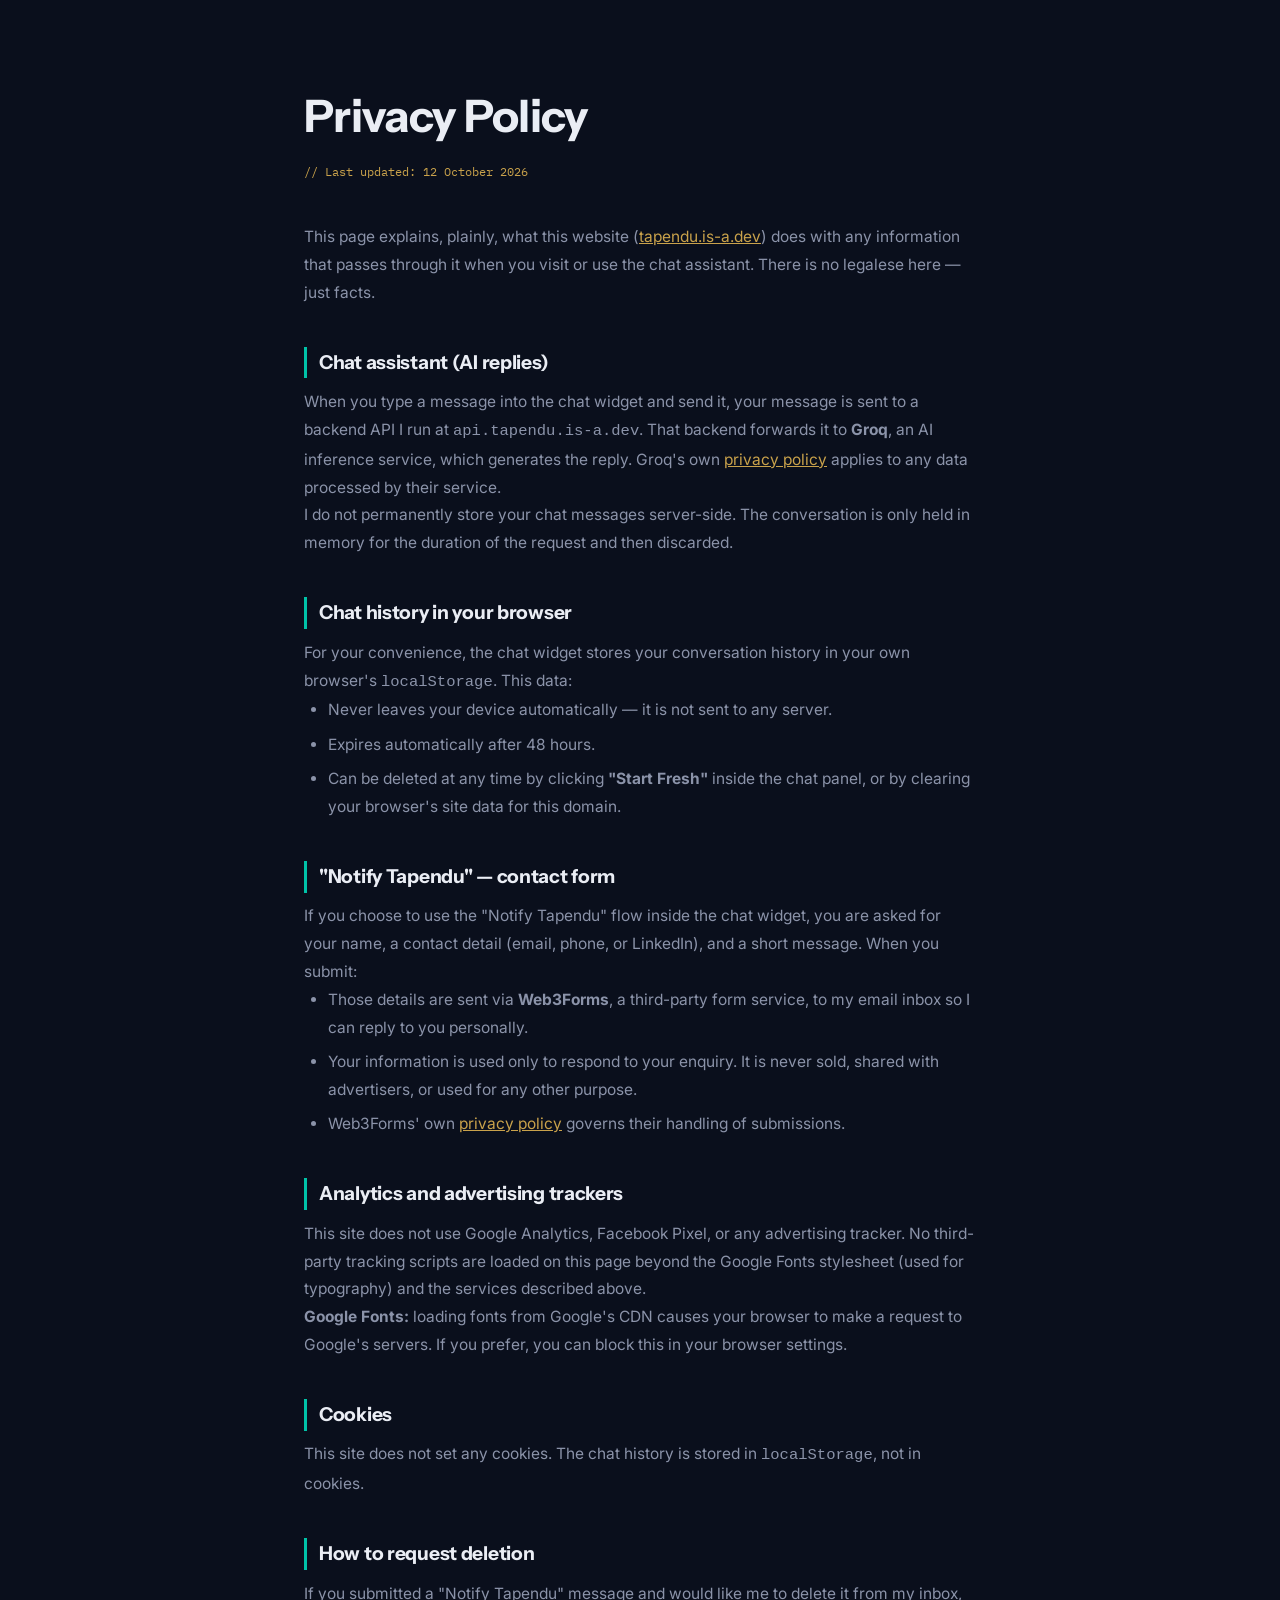
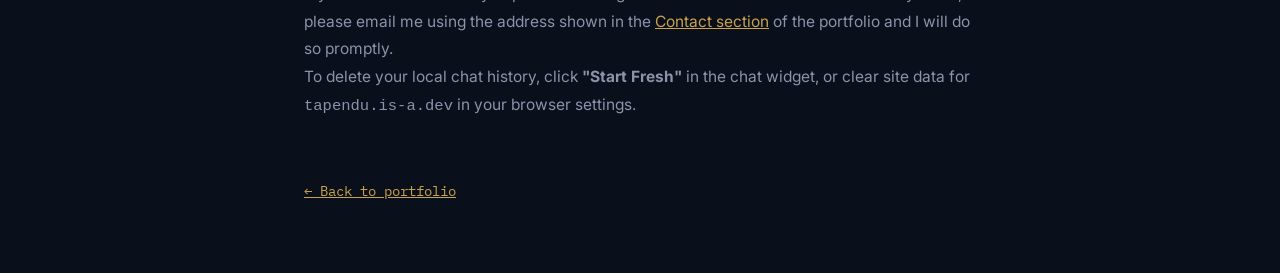
<file: privacy.html>
<!DOCTYPE html>
<html lang="en">
<head>
  <meta charset="UTF-8">
  <meta name="viewport" content="width=device-width, initial-scale=1.0">
  <title>Privacy Policy | Tapendu Pal</title>
  <meta name="description" content="Privacy policy for tapendu.is-a.dev — what data is collected, how it's used, and how to request deletion.">
  <link rel="canonical" href="https://tapendu.is-a.dev/privacy.html">
  <link rel="icon" type="image/svg+xml" href="favicon.svg">
  <link rel="icon" type="image/x-icon" href="favicon.ico">
  <meta name="theme-color" content="#0a0e1a">

  <link rel="preconnect" href="https://fonts.googleapis.com">
  <link rel="preconnect" href="https://fonts.gstatic.com" crossorigin>
  <link rel="stylesheet"
    href="https://fonts.googleapis.com/css2?family=Instrument+Sans:wght@700;800&family=Inter:wght@400;500;600&family=IBM+Plex+Mono:wght@400;600&display=swap"
    media="print" onload="this.media='all'">
  <noscript>
    <link rel="stylesheet"
      href="https://fonts.googleapis.com/css2?family=Instrument+Sans:wght@700;800&family=Inter:wght@400;500;600&family=IBM+Plex+Mono:wght@400;600&display=swap">
  </noscript>

  <link rel="stylesheet" href="style.css">

  <style>
    html, body {
      overflow-x: clip;
    }
    :focus-visible {
      outline: 2px solid #C9A24B;
      outline-offset: 3px;
    }
    .privacy-wrap {
      max-width: 720px;
      margin: 0 auto;
      padding: 5rem 1.5rem 4rem;
      font-family: 'Inter', system-ui, -apple-system, sans-serif;
    }
    .privacy-wrap h1 {
      font-family: 'Instrument Sans', 'Inter', sans-serif;
      font-size: clamp(2rem, 5vw, 2.8rem);
      font-weight: 800;
      color: #eaedf4;
      margin-bottom: 0.4rem;
    }
    .privacy-wrap .last-updated {
      font-family: 'IBM Plex Mono', monospace;
      font-size: 0.78rem;
      color: #C9A24B;
      margin-bottom: 2.5rem;
    }
    .privacy-wrap h2 {
      font-family: 'Instrument Sans', 'Inter', sans-serif;
      font-size: 1.2rem;
      font-weight: 700;
      color: #eaedf4;
      margin: 2.5rem 0 0.6rem;
      border-left: 3px solid #00C2A8;
      padding-left: 0.75rem;
    }
    .privacy-wrap p, .privacy-wrap ul {
      color: #8b93a9;
      line-height: 1.8;
      font-size: 0.97rem;
    }
    .privacy-wrap ul {
      padding-left: 1.5rem;
    }
    .privacy-wrap ul li {
      margin-bottom: 0.4rem;
    }
    .privacy-wrap a {
      color: #C9A24B;
      text-decoration: underline;
    }
    .privacy-back {
      display: inline-flex;
      align-items: center;
      min-height: 44px;
      padding: 8px 0;
      margin-top: 3rem;
      color: #C9A24B;
      text-decoration: none;
      font-family: 'IBM Plex Mono', monospace;
      font-size: 0.85rem;
    }
    .privacy-back:hover { opacity: 0.75; }
  </style>
</head>
<body>

  <div class="privacy-wrap">
    <h1>Privacy Policy</h1>
    <p class="last-updated">// Last updated: 12 October 2026</p>

    <p>This page explains, plainly, what this website (<a href="https://tapendu.is-a.dev/">tapendu.is-a.dev</a>) does with any information that passes through it when you visit or use the chat assistant. There is no legalese here — just facts.</p>

    <h2>Chat assistant (AI replies)</h2>
    <p>When you type a message into the chat widget and send it, your message is sent to a backend API I run at <code>api.tapendu.is-a.dev</code>. That backend forwards it to <strong>Groq</strong>, an AI inference service, which generates the reply. Groq's own <a href="https://groq.com/privacy-policy/" target="_blank" rel="noopener noreferrer">privacy policy</a> applies to any data processed by their service.</p>
    <p>I do not permanently store your chat messages server-side. The conversation is only held in memory for the duration of the request and then discarded.</p>

    <h2>Chat history in your browser</h2>
    <p>For your convenience, the chat widget stores your conversation history in your own browser's <code>localStorage</code>. This data:</p>
    <ul>
      <li>Never leaves your device automatically — it is not sent to any server.</li>
      <li>Expires automatically after 48 hours.</li>
      <li>Can be deleted at any time by clicking <strong>"Start Fresh"</strong> inside the chat panel, or by clearing your browser's site data for this domain.</li>
    </ul>

    <h2>"Notify Tapendu" — contact form</h2>
    <p>If you choose to use the "Notify Tapendu" flow inside the chat widget, you are asked for your name, a contact detail (email, phone, or LinkedIn), and a short message. When you submit:</p>
    <ul>
      <li>Those details are sent via <strong>Web3Forms</strong>, a third-party form service, to my email inbox so I can reply to you personally.</li>
      <li>Your information is used only to respond to your enquiry. It is never sold, shared with advertisers, or used for any other purpose.</li>
      <li>Web3Forms' own <a href="https://web3forms.com/privacy" target="_blank" rel="noopener noreferrer">privacy policy</a> governs their handling of submissions.</li>
    </ul>

    <h2>Analytics and advertising trackers</h2>
    <p>This site does not use Google Analytics, Facebook Pixel, or any advertising tracker. No third-party tracking scripts are loaded on this page beyond the Google Fonts stylesheet (used for typography) and the services described above.</p>
    <p><strong>Google Fonts:</strong> loading fonts from Google's CDN causes your browser to make a request to Google's servers. If you prefer, you can block this in your browser settings.</p>

    <h2>Cookies</h2>
    <p>This site does not set any cookies. The chat history is stored in <code>localStorage</code>, not in cookies.</p>

    <h2>How to request deletion</h2>
    <p>If you submitted a "Notify Tapendu" message and would like me to delete it from my inbox, please email me using the address shown in the <a href="https://tapendu.is-a.dev/#contact">Contact section</a> of the portfolio and I will do so promptly.</p>
    <p>To delete your local chat history, click <strong>"Start Fresh"</strong> in the chat widget, or clear site data for <code>tapendu.is-a.dev</code> in your browser settings.</p>

    <a href="https://tapendu.is-a.dev/" class="privacy-back">← Back to portfolio</a>
  </div>

</body>
</html>
</file>
<file: style.css>
:root {
  --ink: #0A0F1C;
  --ink-2: #0F1729;
  --ink-3: #141F38;
  --paper: #EAEDF4;
  --brass: #C9A24B;
  --brass-soft: #E7CD8E;
  --pass: #74D9AE;
  --slate: #8B93A9;
  --slate-dim: #737D96;
  --violet: #8B7CF0;
  --coral: #FF6B9D;
  --cyan: #00C2A8;
  --line: rgba(234, 237, 244, 0.09);
  --line-strong: rgba(234, 237, 244, 0.16);
  --glass: rgba(20, 31, 56, 0.55);
}

* {
  box-sizing: border-box;
  margin: 0;
  padding: 0;
}

html {
  scroll-behavior: smooth;
  overflow-x: clip;
}

body {
  background: var(--ink);
  color: var(--paper);
  font-family: 'Inter', sans-serif;
  line-height: 1.65;
  -webkit-font-smoothing: antialiased;
  overflow-x: clip;
}

/* Accessible Skip Link */
.skip-link {
  position: absolute;
  top: -100px;
  left: 20px;
  background: var(--brass);
  color: var(--ink);
  padding: 10px 18px;
  border-radius: 6px;
  font-weight: 700;
  font-family: 'Instrument Sans', sans-serif;
  font-size: 14px;
  z-index: 1000;
  text-decoration: none;
  transition: top .2s ease;
  box-shadow: 0 4px 14px rgba(0,0,0,0.5);
}
.skip-link:focus {
  top: 16px;
  outline: 2px solid var(--paper);
}

/* Universal accessible focus outlines and tap feedback */
:focus-visible {
  outline: 2px solid var(--brass);
  outline-offset: 3px;
}

.btn:active,
.navcta:active,
.chip:active,
#toTop:active,
#assistantFab:active {
  transform: scale(0.97);
}

/* Section scroll margin so fixed header never hides section titles */
section[id],
main > section {
  scroll-margin-top: 84px;
}

@media (prefers-reduced-motion: reduce) {
  html {
    scroll-behavior: auto !important;
  }
  * {
    animation-duration: 0.01ms !important;
    animation-iteration-count: 1 !important;
    transition-duration: 0.01ms !important;
    scroll-behavior: auto !important;
  }
}

a {
  color: inherit;
  text-decoration: none;
}

::selection {
  background: var(--brass);
  color: var(--ink);
}

h1,
h2,
h3 {
  font-family: 'Instrument Sans', sans-serif;
  font-weight: 700;
  letter-spacing: -0.015em;
}

.mono {
  font-family: 'IBM Plex Mono', monospace;
}

/* ---------- loader ---------- */
#loader {
  position: fixed;
  inset: 0;
  z-index: 500;
  background: var(--ink);
  display: flex;
  flex-direction: column;
  align-items: center;
  justify-content: center;
  gap: 18px;
  transition: opacity .5s ease, visibility .5s ease;
}

#loader.hide {
  opacity: 0;
  visibility: hidden;
}

.loader-mark {
  font-size: 20px;
  font-weight: 700;
  letter-spacing: -0.02em;
  color: var(--paper);
}

.loader-mark span {
  color: var(--brass);
}

.loader-bar {
  width: 160px;
  height: 2px;
  background: var(--line-strong);
  overflow: hidden;
  border-radius: 2px;
}

.loader-fill {
  height: 100%;
  width: 0%;
  background: linear-gradient(90deg, var(--brass), var(--coral));
  transition: width .3s ease;
}

/* ---------- backgrounds ---------- */
#bgCanvas {
  position: fixed;
  inset: 0;
  width: 100%;
  height: 100%;
  z-index: 0;
  pointer-events: none;
}

#blobField {
  position: fixed;
  inset: 0;
  z-index: 0;
  overflow: hidden;
  pointer-events: none;
}

.blob {
  position: absolute;
  border-radius: 50%;
  filter: blur(90px);
  opacity: 0.16;
  will-change: transform;
}

.blob-1 {
  width: 480px;
  height: 480px;
  background: radial-gradient(circle, var(--violet), transparent 70%);
  top: -100px;
  left: -60px;
}

.blob-2 {
  width: 420px;
  height: 420px;
  background: radial-gradient(circle, var(--coral), transparent 70%);
  top: 35%;
  right: -120px;
}

.blob-3 {
  width: 380px;
  height: 380px;
  background: radial-gradient(circle, var(--cyan), transparent 70%);
  bottom: -80px;
  left: 25%;
}

#pageContent {
  position: relative;
  z-index: 1;
}

.wrap {
  max-width: 1160px;
  margin: 0 auto;
  padding: 0 40px;
}

section.wrap {
  padding: 48px 40px;
}

@media (max-width:720px) {
  .wrap {
    padding: 0 22px;
  }

  section.wrap {
    padding: 32px 22px;
  }
}

#scrollProgress {
  position: fixed;
  top: 0;
  left: 0;
  height: 2px;
  background: linear-gradient(90deg, var(--brass), var(--coral));
  width: 0%;
  z-index: 250;
  transition: width .08s linear;
}

/* glass utility */
.glass {
  background: var(--glass);
  backdrop-filter: blur(14px);
  -webkit-backdrop-filter: blur(14px);
  border: 1px solid var(--line-strong);
  border-radius: 10px;
}

/* ---------- nav ---------- */
header {
  position: sticky;
  top: 0;
  z-index: 100;
  background: rgba(10, 15, 28, 0.7);
  backdrop-filter: blur(12px);
  border-bottom: 1px solid var(--line);
}

nav {
  display: flex;
  align-items: center;
  justify-content: space-between;
  padding: 18px 0;
}

.logo {
  font-family: 'Instrument Sans', sans-serif;
  font-weight: 800;
  font-size: 18px;
}

.logo span {
  color: var(--brass);
}

.navlinks {
  display: flex;
  gap: 32px;
  font-size: 14px;
  color: var(--slate);
}

.navlinks a {
  position: relative;
  padding: 4px 0;
  transition: color .2s;
}

.navlinks a:hover,
.navlinks a.active {
  color: var(--paper);
}

.navlinks a::after {
  content: "";
  position: absolute;
  left: 0;
  bottom: 0;
  width: 0%;
  height: 1px;
  background: var(--brass);
  transition: width .25s ease;
}

.navlinks a:hover::after,
.navlinks a.active::after {
  width: 100%;
}

.navcta {
  font-family: 'IBM Plex Mono', monospace;
  font-size: 12px;
  border: 1px solid var(--line-strong);
  padding: 9px 16px;
  border-radius: 100px;
  transition: border-color .2s, background .2s, transform .2s;
}

.navcta:hover {
  border-color: var(--brass);
  background: rgba(201, 162, 75, 0.08);
  transform: translateY(-1px);
}

/* Hamburger Button */
.nav-toggle {
  display: none;
  background: transparent;
  border: 1px solid var(--line-strong);
  border-radius: 8px;
  width: 44px;
  height: 44px;
  min-width: 44px;
  min-height: 44px;
  padding: 10px;
  cursor: pointer;
  flex-direction: column;
  justify-content: center;
  align-items: center;
  gap: 5px;
  z-index: 110;
  transition: border-color .2s, background .2s;
}

.nav-toggle:hover {
  border-color: var(--brass);
  background: rgba(201, 162, 75, 0.08);
}

.nav-toggle-bar {
  display: block;
  width: 20px;
  height: 2px;
  background: var(--paper);
  border-radius: 2px;
  transition: transform .25s ease, opacity .2s ease;
}

.nav-toggle[aria-expanded="true"] .nav-toggle-bar:nth-child(1) {
  transform: translateY(7px) rotate(45deg);
}

.nav-toggle[aria-expanded="true"] .nav-toggle-bar:nth-child(2) {
  opacity: 0;
}

.nav-toggle[aria-expanded="true"] .nav-toggle-bar:nth-child(3) {
  transform: translateY(-7px) rotate(-45deg);
}

.mobile-navcta {
  display: none;
}

@media (max-width:820px) {
  .desktop-navcta {
    display: none;
  }
  .nav-toggle {
    display: flex;
  }
  .mobile-navcta {
    display: inline-flex;
    margin-top: 14px;
    font-size: 14px;
    padding: 12px 24px;
  }
  .navlinks {
    display: none;
    position: fixed;
    top: 72px;
    left: 0;
    right: 0;
    bottom: 0;
    height: calc(100vh - 72px);
    height: calc(100dvh - 72px);
    background: rgba(10, 15, 28, 0.97);
    backdrop-filter: blur(18px);
    -webkit-backdrop-filter: blur(18px);
    flex-direction: column;
    align-items: center;
    justify-content: flex-start;
    padding: 36px 24px;
    gap: 16px;
    z-index: 105;
    overflow-y: auto;
    border-top: 1px solid var(--line);
  }
  .navlinks.is-open {
    display: flex;
    animation: mobileMenuFade .2s ease;
  }
  .navlinks a {
    font-size: 18px;
    font-weight: 600;
    color: var(--paper);
    min-height: 44px;
    min-width: 44px;
    display: inline-flex;
    align-items: center;
    justify-content: center;
    padding: 10px 24px;
  }
  @keyframes mobileMenuFade {
    from { opacity: 0; transform: translateY(-8px); }
    to { opacity: 1; transform: translateY(0); }
  }
}

/* ---------- buttons: magnetic + bracket-hover ---------- */
.btn {
  font-family: 'IBM Plex Mono', monospace;
  font-size: 13px;
  padding: 14px 22px;
  display: inline-flex;
  align-items: center;
  gap: 3px;
  border: 1px solid transparent;
  border-radius: 100px;
  transition: background .2s, border-color .2s, box-shadow .2s;
}

.btn-primary {
  background: var(--brass);
  color: var(--ink);
  font-weight: 600;
}

.btn-primary:hover {
  background: var(--brass-soft);
  box-shadow: 0 14px 30px -10px rgba(201, 162, 75, 0.4);
}

.btn-ghost {
  border-color: var(--line-strong);
  color: var(--paper);
  background: rgba(255, 255, 255, 0.03);
}

.btn-ghost:hover {
  border-color: var(--brass);
  color: var(--brass-soft);
}

.bracket {
  opacity: 0;
  transition: opacity .2s ease, transform .2s ease;
}

.bracket-l {
  transform: translateX(5px);
}

.bracket-r {
  transform: translateX(-5px);
}

.btn:hover .bracket {
  opacity: 0.8;
  transform: translateX(0);
}

/* ---------- hero — futuristic AI engineering presentation ---------- */
section.hero {
  padding: 60px 0 40px;
  display: grid;
  grid-template-columns: 1.15fr 0.85fr;
  gap: 44px;
  align-items: center;
}

@media (max-width:900px) {
  section.hero {
    grid-template-columns: 1fr;
    padding: 36px 0 24px;
    gap: 32px;
  }
}

/* Futuristic Live AI Beacon Badge */
.hero-badge {
  display: inline-flex;
  align-items: center;
  gap: 10px;
  padding: 6px 14px 6px 10px;
  background: rgba(18, 28, 50, 0.7);
  border: 1px solid rgba(201, 162, 75, 0.35);
  border-radius: 100px;
  font-family: 'IBM Plex Mono', monospace;
  font-size: 11px;
  letter-spacing: 0.05em;
  box-shadow: 0 4px 20px rgba(0, 0, 0, 0.4), inset 0 0 12px rgba(201, 162, 75, 0.06);
  margin-bottom: 20px;
}

.pulse-beacon {
  position: relative;
  width: 10px;
  height: 10px;
  display: inline-flex;
  align-items: center;
  justify-content: center;
}

.beacon-dot {
  width: 6px;
  height: 6px;
  background: #00C2A8;
  border-radius: 50%;
  box-shadow: 0 0 8px #00C2A8;
}

.beacon-ring {
  position: absolute;
  inset: 0;
  border-radius: 50%;
  border: 1px solid #00C2A8;
  animation: beaconPulse 2s cubic-bezier(0, 0.2, 0.8, 1) infinite;
}

@keyframes beaconPulse {
  0% {
    transform: scale(0.8);
    opacity: 1;
  }

  100% {
    transform: scale(2.4);
    opacity: 0;
  }
}

.badge-text {
  color: var(--paper);
  font-weight: 600;
}

.badge-tag {
  font-size: 9.5px;
  color: var(--brass-soft);
  background: rgba(201, 162, 75, 0.14);
  border: 1px solid rgba(201, 162, 75, 0.3);
  padding: 2px 7px;
  border-radius: 100px;
  font-weight: 700;
}

/* Futuristic Headline */
.futuristic-headline {
  font-size: clamp(34px, 5vw, 54px);
  line-height: 1.1;
  margin: 0 0 22px;
  max-width: 620px;
  font-weight: 800;
  letter-spacing: -0.02em;
}

.hero-line {
  display: block;
}

.hero-line-1 {
  color: var(--paper);
}

.hero-subtext {
  display: inline-block;
}

.ai-highlight {
  display: inline-block;
  background: linear-gradient(135deg, #00C2A8 0%, #74D9AE 50%, #C9A24B 100%);
  -webkit-background-clip: text;
  background-clip: text;
  -webkit-text-fill-color: transparent;
  filter: drop-shadow(0 0 12px rgba(0, 194, 168, 0.4));
  position: relative;
  padding: 0 4px;
  animation: aiPulseGlow 3s ease-in-out infinite alternate;
}

@keyframes aiPulseGlow {
  0% {
    filter: drop-shadow(0 0 8px rgba(0, 194, 168, 0.3));
    transform: scale(1);
  }

  100% {
    filter: drop-shadow(0 0 18px rgba(201, 162, 75, 0.65));
    transform: scale(1.02);
  }
}

.hero-line-2 {
  margin-top: 6px;
}

.hero-line-2 em {
  font-style: normal;
  display: inline-block;
  background: linear-gradient(90deg,
      #E7CD8E 0%,
      #C9A24B 25%,
      #00C2A8 50%,
      #FF6B9D 75%,
      #E7CD8E 100%);
  background-size: 300% 100%;
  -webkit-background-clip: text;
  background-clip: text;
  -webkit-text-fill-color: transparent;
  animation: chromaticWave 7s linear infinite;
  filter: drop-shadow(0 0 18px rgba(201, 162, 75, 0.3));
}

@keyframes chromaticWave {
  0% {
    background-position: 0% 0;
  }

  100% {
    background-position: 300% 0;
  }
}

.hero p.lede {
  color: var(--slate);
  font-size: 16px;
  line-height: 1.6;
  max-width: 500px;
  margin-bottom: 28px;
}

.hero p.lede strong {
  color: var(--paper);
  font-weight: 600;
}

.hero-ctas {
  display: flex;
  gap: 14px;
  flex-wrap: wrap;
}

/* Futuristic HUD Terminal Console */
.console {
  overflow: hidden;
  box-shadow: 0 30px 80px -30px rgba(0, 0, 0, 0.75), 0 0 30px rgba(201, 162, 75, 0.08);
}

.console-bar {
  display: flex;
  align-items: center;
  justify-content: space-between;
  padding: 12px 18px;
  border-bottom: 1px solid var(--line);
  background: rgba(16, 26, 48, 0.85);
}

.console-controls {
  display: flex;
  align-items: center;
  gap: 7px;
}

.dot {
  width: 9px;
  height: 9px;
  border-radius: 50%;
  background: var(--slate-dim);
}

.console-title {
  font-family: 'IBM Plex Mono', monospace;
  font-size: 12px;
  font-weight: 600;
  color: var(--brass-soft);
  letter-spacing: 0.02em;
}

.console-hud-meta {
  display: flex;
  align-items: center;
  gap: 12px;
  font-family: 'IBM Plex Mono', monospace;
  font-size: 10.5px;
  color: var(--slate-dim);
}

.hud-item {
  display: inline-flex;
  align-items: center;
  gap: 5px;
}

.hud-live-dot {
  width: 5px;
  height: 5px;
  background: #27C93F;
  border-radius: 50%;
  box-shadow: 0 0 6px #27C93F;
}

.hud-latency {
  color: var(--pass);
  background: rgba(39, 201, 63, 0.1);
  padding: 1px 6px;
  border-radius: 4px;
}

.console-body {
  padding: 22px 20px 24px;
  font-family: 'IBM Plex Mono', monospace;
  font-size: 13px;
  min-height: 220px;
}

.console-line {
  display: flex;
  gap: 10px;
  opacity: 0;
  align-items: flex-start;
  padding: 5px 0;
  color: var(--slate);
}

.console-line .mark {
  width: 14px;
  flex-shrink: 0;
  color: var(--slate-dim);
}

.console-line.passed {
  color: var(--paper);
}

.console-line.passed .mark {
  color: var(--pass);
}

.console-summary {
  margin-top: 16px;
  padding-top: 14px;
  border-top: 1px solid var(--line);
  color: var(--pass);
  opacity: 0;
  font-size: 12.5px;
}

.cursor-blink {
  display: inline-block;
  width: 7px;
  height: 13px;
  background: var(--brass);
  margin-left: 2px;
  animation: blink 1s steps(1) infinite;
  vertical-align: middle;
}

@keyframes blink {
  50% {
    opacity: 0;
  }
}/* ---------- INTERACTIVE HIGHLIGHTS MATRIX / STATUSBAR ---------- */
.statusbar-section {
  border-top: 1px solid rgba(255, 255, 255, 0.07);
  border-bottom: 1px solid rgba(255, 255, 255, 0.07);
  padding: 16px 0 20px 0;
  position: relative;
  background: radial-gradient(ellipse 70% 50% at 50% 50%, rgba(20, 29, 48, 0.25) 0%, transparent 100%);
}

.statusbar-matrix {
  display: grid;
  grid-template-columns: repeat(4, 1fr);
  gap: 14px;
  width: 100%;
}

@media (max-width: 1024px) {
  .statusbar-matrix {
    grid-template-columns: repeat(2, 1fr);
    gap: 12px;
  }
}

@media (max-width: 580px) {
  .statusbar-matrix {
    grid-template-columns: 1fr;
    gap: 12px;
  }
}

/* 3D Flip Card Container */
.stat-flipper {
  perspective: 1200px;
  min-height: 128px;
  height: 128px;
  cursor: pointer;
  outline: none;
  position: relative;
  -webkit-tap-highlight-color: transparent;
}

.stat-flipper:focus-visible {
  border-radius: 12px;
  outline: 2px solid var(--brass);
  outline-offset: 2px;
}

.stat-card-inner {
  position: relative;
  width: 100%;
  height: 100%;
  min-height: 128px;
  text-align: left;
  transition: transform 0.6s cubic-bezier(0.34, 1.56, 0.64, 1);
  transform-style: preserve-3d;
  border-radius: 12px;
}

/* Hover and active flipped states */
.stat-flipper:hover .stat-card-inner,
.stat-flipper.is-flipped .stat-card-inner,
.stat-flipper:focus-visible .stat-card-inner {
  transform: rotateY(180deg);
}

/* Unified Luxury Obsidian Glass Card Face */
.stat-card-face {
  position: absolute;
  inset: 0;
  width: 100%;
  height: 100%;
  -webkit-backface-visibility: hidden;
  backface-visibility: hidden;
  border-radius: 12px;
  padding: 13px 15px;
  display: flex;
  flex-direction: column;
  justify-content: space-between;
  border: 1px solid rgba(255, 255, 255, 0.08);
  background: linear-gradient(180deg, rgba(16, 24, 40, 0.72) 0%, rgba(9, 14, 26, 0.90) 100%);
  backdrop-filter: blur(16px);
  -webkit-backdrop-filter: blur(16px);
  box-shadow: inset 0 1px 0 rgba(255, 255, 255, 0.1), 0 8px 24px -4px rgba(0, 0, 0, 0.4);
  overflow: hidden;
  transition: border-color 0.3s ease, box-shadow 0.3s ease, background 0.3s ease;
}

/* Unified Subtle Luxury Hover on all cards */
.stat-flipper:hover .stat-card-face,
.stat-flipper.is-flipped .stat-card-face {
  border-color: rgba(201, 162, 75, 0.45);
  box-shadow: inset 0 1px 0 rgba(255, 255, 255, 0.18), 0 12px 32px -4px rgba(0, 0, 0, 0.5), 0 0 22px -4px rgba(201, 162, 75, 0.12);
}

/* Front Face */
.stat-front {
  z-index: 2;
  transform: rotateY(0deg);
}

/* Back Face */
.stat-back {
  transform: rotateY(180deg);
  z-index: 1;
  background: linear-gradient(180deg, rgba(18, 27, 46, 0.92) 0%, rgba(8, 13, 25, 0.97) 100%);
  padding: 12px 14px;
}

/* FRONT CARD STRUCTURE */
.stat-card-top {
  display: flex;
  align-items: center;
  justify-content: space-between;
  gap: 6px;
  margin-bottom: 2px;
}

.stat-badge {
  font-family: 'IBM Plex Mono', monospace;
  font-size: 10.5px;
  font-weight: 600;
  letter-spacing: 0.08em;
  color: #94A3B8;
  display: inline-flex;
  align-items: center;
  gap: 6px;
}

.badge-dot {
  width: 5px;
  height: 5px;
  border-radius: 50%;
  display: inline-block;
  background: var(--brass);
  box-shadow: 0 0 6px var(--brass);
}

.stat-flip-hint {
  font-family: 'IBM Plex Mono', monospace;
  font-size: 10px;
  color: #94A3B8;
  background: rgba(255, 255, 255, 0.04);
  padding: 2px 7px;
  border-radius: 4px;
  border: 1px solid rgba(255, 255, 255, 0.08);
  display: inline-flex;
  align-items: center;
  gap: 4px;
  transition: color 0.25s ease, border-color 0.25s ease;
}

.stat-flipper:hover .stat-flip-hint {
  color: #F1F5F9;
  border-color: rgba(255, 255, 255, 0.2);
}

.flip-icon {
  font-size: 10.5px;
  transition: transform 0.4s ease;
}

.stat-flipper:hover .flip-icon {
  transform: rotate(180deg);
}

.stat-main {
  display: flex;
  flex-direction: column;
  justify-content: center;
  flex: 1;
  margin-top: 2px;
}

/* Clean, unified, crisp luminescent white numbers */
.stat-main .num {
  font-family: 'Instrument Sans', sans-serif;
  font-size: clamp(30px, 2.6vw, 36px);
  font-weight: 800;
  line-height: 1;
  display: flex;
  align-items: baseline;
  gap: 4px;
  letter-spacing: -0.03em;
  color: #F8FAFC;
}

.stat-main .accent-plus {
  font-size: 22px;
  font-weight: 700;
  color: var(--brass-soft);
  opacity: 0.95;
}

.stat-main .unit {
  font-size: clamp(15px, 1.3vw, 19px);
  font-weight: 700;
  color: #E2E8F0;
  letter-spacing: -0.01em;
  opacity: 0.9;
}

.stat-main .degree-num {
  font-size: clamp(30px, 2.6vw, 36px);
  letter-spacing: -0.03em;
  color: #F8FAFC;
}

.stat-main .label {
  font-size: 11.5px;
  color: #8B93A9;
  margin-top: 4px;
  font-family: 'IBM Plex Mono', monospace;
  line-height: 1.3;
}

/* BACK CARD STRUCTURE */
.stat-back-header {
  display: flex;
  align-items: center;
  justify-content: space-between;
  border-bottom: 1px solid rgba(255, 255, 255, 0.08);
  padding-bottom: 5px;
  margin-bottom: 4px;
}

.stat-back-title {
  display: flex;
  align-items: center;
  gap: 5px;
  font-size: 11px;
  font-weight: 600;
  color: #F1F5F9;
}

.stat-back-icon {
  font-size: 12px;
}

.stat-back-tag {
  font-family: 'IBM Plex Mono', monospace;
  font-size: 9px;
  font-weight: 600;
  color: #CBD5E1;
  background: rgba(255, 255, 255, 0.06);
  border: 1px solid rgba(255, 255, 255, 0.12);
  padding: 1px 6px;
  border-radius: 4px;
}

.live-pulse-badge {
  font-family: 'IBM Plex Mono', monospace;
  font-size: 9px;
  font-weight: 700;
  color: #34D399;
  background: rgba(52, 211, 153, 0.1);
  border: 1px solid rgba(52, 211, 153, 0.25);
  padding: 1px 6px;
  border-radius: 4px;
  display: inline-flex;
  align-items: center;
  gap: 4px;
}

.live-pulse-badge .live-dot {
  width: 4px;
  height: 4px;
  border-radius: 50%;
  background: #34D399;
  box-shadow: 0 0 5px #34D399;
  animation: liveDotPulse 1.4s infinite ease-in-out;
}

@keyframes liveDotPulse {
  0%, 100% { opacity: 1; transform: scale(1); }
  50% { opacity: 0.4; transform: scale(0.7); }
}

.stat-status-pill.completed-pill {
  font-family: 'IBM Plex Mono', monospace;
  font-size: 9px;
  font-weight: 700;
  color: var(--pass);
  background: rgba(116, 217, 174, 0.15);
  border: 1px solid rgba(116, 217, 174, 0.3);
  padding: 1px 5px;
  border-radius: 4px;
}

.stat-status-pill.in-progress-pill {
  font-family: 'IBM Plex Mono', monospace;
  font-size: 9px;
  font-weight: 700;
  color: #FBBF24;
  background: rgba(251, 191, 36, 0.1);
  border: 1px solid rgba(251, 191, 36, 0.25);
  padding: 1.5px 6px;
  border-radius: 4px;
  display: inline-flex;
  align-items: center;
  gap: 3px;
}

.edu-year-badge {
  font-family: 'IBM Plex Mono', monospace;
  font-size: 9px;
  font-weight: 600;
  color: #CBD5E1;
  background: rgba(255, 255, 255, 0.06);
  border: 1px solid rgba(255, 255, 255, 0.12);
  padding: 1px 6px;
  border-radius: 4px;
}

/* LIVE COGNIZANT TENURE BOX */
.stat-live-calc-box {
  display: flex;
  align-items: baseline;
  justify-content: flex-start;
  gap: 5px;
  margin-top: 1px;
  white-space: nowrap;
}

.live-calc-value {
  font-family: 'Instrument Sans', sans-serif;
  font-size: clamp(12.5px, 1.1vw, 14px);
  font-weight: 800;
  color: #F8FAFC;
  letter-spacing: -0.015em;
  white-space: nowrap;
}

.live-tenure-clock {
  font-family: 'IBM Plex Mono', monospace;
  font-size: 9.5px;
  font-weight: 600;
  color: #38BDF8;
  letter-spacing: 0.02em;
  white-space: nowrap;
}

.stat-exp-mid {
  font-family: 'Inter', sans-serif;
  font-size: 10px;
  font-weight: 500;
  color: #CBD5E1;
  opacity: 0.95;
  line-height: 1.25;
  margin: auto 0;
}

.stat-back-caption {
  font-size: 9px;
  color: #8B93A9;
  font-family: 'IBM Plex Mono', monospace;
  margin-top: auto;
  opacity: 0.9;
  line-height: 1.3;
}

/* AI TOOLS ARSENAL 2x3 GRID */
.ai-tools-grid-2x3 {
  display: grid;
  grid-template-columns: repeat(3, 1fr);
  gap: 3.5px;
  margin: 3px 0;
}

.ai-tools-grid-2x3 .ai-tool-pill {
  font-family: 'IBM Plex Mono', monospace;
  font-size: 8.5px;
  font-weight: 600;
  padding: 2.5px 3px;
  border-radius: 4px;
  background: rgba(255, 255, 255, 0.05);
  border: 1px solid rgba(255, 255, 255, 0.1);
  color: #F1F5F9;
  text-align: center;
  white-space: nowrap;
  overflow: hidden;
  text-overflow: ellipsis;
  transition: border-color 0.2s ease, background 0.2s ease;
}

.ai-tools-grid-2x3 .ai-tool-pill:hover {
  background: rgba(255, 255, 255, 0.1);
  border-color: rgba(255, 255, 255, 0.22);
}

/* PROJECTS LIST ON BACK */
.projects-list-back {
  display: flex;
  flex-direction: column;
  gap: 3px;
  margin: 3px 0;
}

.project-mini-row {
  display: flex;
  align-items: center;
  justify-content: space-between;
  font-size: 10.5px;
  gap: 6px;
}

.proj-index {
  font-family: 'IBM Plex Mono', monospace;
  font-size: 9px;
  font-weight: 700;
  color: var(--brass-soft);
}

.proj-name {
  font-weight: 600;
  color: #F1F5F9;
  flex: 1;
  font-size: 10.5px;
}

.proj-badge-live {
  font-family: 'IBM Plex Mono', monospace;
  font-size: 8px;
  font-weight: 700;
  padding: 1px 5px;
  border-radius: 3px;
  background: rgba(52, 211, 153, 0.12);
  border: 1px solid rgba(52, 211, 153, 0.25);
  color: #34D399;
  text-transform: uppercase;
}

/* EDUCATION BACK DETAILS */
.edu-college-name {
  font-family: 'Instrument Sans', sans-serif;
  font-size: clamp(13.5px, 1.15vw, 15px);
  font-weight: 800;
  color: #F8FAFC;
  line-height: 1.15;
  letter-spacing: -0.025em;
  white-space: nowrap;
  margin-top: 1px;
}

.edu-college-mid {
  font-family: 'Inter', sans-serif;
  font-size: 10px;
  font-weight: 500;
  color: #CBD5E1;
  opacity: 0.95;
  line-height: 1.25;
  margin: auto 0;
}

section {
  padding: 0;
}

@media (max-width:720px) {
  section {
    padding: 0;
  }
}

.section-head {
  margin-bottom: 28px;
  max-width: 620px;
}

.section-head h2 {
  font-size: clamp(25px, 3.3vw, 34px);
}

.section-head p {
  color: var(--slate);
  margin-top: 8px;
  font-size: 15px;
}

/* Scoped to .js so without JS all content stays visible */
.js .reveal {
  opacity: 0;
  filter: blur(5px);
  transform: translateY(28px) scale(0.985);
  transition: opacity .7s cubic-bezier(.16, 1, .3, 1), transform .7s cubic-bezier(.16, 1, .3, 1), filter .7s cubic-bezier(.16, 1, .3, 1);
  will-change: transform, opacity, filter;
}

.js .reveal.reveal-up {
  transform: translateY(-28px) scale(0.985);
}

.js .reveal.in {
  opacity: 1;
  filter: blur(0);
  transform: translateY(0) scale(1);
}

/* 3D perspective + spotlight glow card */
.glow-card {
  position: relative;
  overflow: hidden;
  transform-style: preserve-3d;
  transition: transform .35s cubic-bezier(.2, .8, .2, 1), border-color .3s ease, box-shadow .35s ease;
  will-change: transform;
}

.glow-card:hover {
  box-shadow: 0 20px 45px -15px rgba(0, 0, 0, 0.75), 0 0 24px rgba(201, 162, 75, 0.08);
}

.glow-card::before {
  content: "";
  position: absolute;
  inset: 0;
  pointer-events: none;
  opacity: 0;
  transition: opacity .3s ease;
  background: radial-gradient(280px circle at var(--mx, 50%) var(--my, 50%), rgba(201, 162, 75, 0.16), transparent 70%);
}

.glow-card:hover::before {
  opacity: 1;
}

.glow-card>* {
  position: relative;
  z-index: 1;
}

/* ---------- Section Titles — Interactive Spotlight Torch Glow ---------- */
.section-head h2,
.contact-card h2 {
  position: relative;
  font-size: clamp(25px, 3.3vw, 34px);
  line-height: 1.25;
  color: var(--paper);
  background: radial-gradient(220px circle at var(--hx, -1000px) var(--hy, -1000px),
      #FFFFFF 0%,
      #F0DFAC 25%,
      #C9A24B 50%,
      #00C2A8 75%,
      transparent 100%),
    linear-gradient(180deg, #FFFFFF 0%, #A0AEC0 100%);
  -webkit-background-clip: text;
  background-clip: text;
  -webkit-text-fill-color: transparent;
  display: inline-block;
  cursor: default;
  transition: filter 0.3s ease;
  will-change: background;
}

.section-head:hover h2,
.contact-card:hover h2 {
  filter: drop-shadow(0 0 16px rgba(201, 162, 75, 0.35));
}

/* ---------- about bento ---------- */
.bento {
  display: grid;
  grid-template-columns: 1.4fr 1fr;
  gap: 18px;
}

@media (max-width:820px) {
  .bento {
    grid-template-columns: 1fr;
  }
}

.bento .glow-card {
  padding: 34px;
}

.bento p {
  color: var(--slate);
  font-size: 15px;
  margin-bottom: 14px;
}

.bento strong {
  color: var(--paper);
  font-weight: 500;
}

/* ---------- skills mosaic ---------- */
.mosaic {
  display: grid;
  grid-template-columns: repeat(4, 1fr);
  grid-auto-rows: minmax(136px, auto);
  gap: 16px;
}

@media (max-width:820px) {
  .mosaic {
    grid-template-columns: repeat(2, 1fr);
    grid-auto-rows: auto;
  }
}

.mosaic .glow-card {
  padding: 16px 18px 18px 18px;
  display: flex;
  flex-direction: column;
  justify-content: space-between;
  border-radius: 12px;
  min-height: 136px;
}

.mosaic .big {
  grid-column: span 2;
  grid-row: span 2;
  min-height: 288px;
  background: linear-gradient(135deg, rgba(201, 162, 75, 0.08) 0%, rgba(139, 124, 240, 0.05) 100%);
  padding: 24px;
}

.mosaic h3,
.mosaic h4 {
  font-family: 'IBM Plex Mono', monospace;
  font-size: 10.5px;
  font-weight: 600;
  text-transform: uppercase;
  letter-spacing: 0.08em;
  color: #94A3B8;
  margin-bottom: 8px;
}

.mosaic .chip-row {
  display: flex;
  flex-wrap: wrap;
  gap: 6px;
  align-items: center;
  margin-top: auto;
}

.mosaic .chip {
  font-family: 'Inter', sans-serif;
  font-size: 11px;
  font-weight: 500;
  padding: 3.5px 9px;
  border: 1px solid rgba(255, 255, 255, 0.09);
  background: rgba(255, 255, 255, 0.035);
  color: #E2E8F0;
  border-radius: 6px;
  transition: border-color .2s ease, background .2s ease, color .2s ease, transform .15s ease;
  line-height: 1.35;
  display: inline-flex;
  align-items: center;
  white-space: nowrap;
}

.mosaic .chip:hover {
  border-color: rgba(201, 162, 75, 0.45);
  background: rgba(201, 162, 75, 0.08);
  color: #F8FAFC;
  transform: translateY(-1px);
}

/* ---------- projects gallery ---------- */
.gallery {
  display: flex;
  gap: 18px;
  overflow-x: auto;
  padding: 8px 4px 18px;
  scroll-snap-type: x mandatory;
  -webkit-mask-image: linear-gradient(to right, black 88%, transparent 100%);
  mask-image: linear-gradient(to right, black 88%, transparent 100%);
}

.gallery::-webkit-scrollbar {
  height: 6px;
}

.gallery::-webkit-scrollbar-thumb {
  background: var(--line-strong);
  border-radius: 10px;
}

.proj-card {
  scroll-snap-align: start;
  flex: 0 0 310px;
  padding: 28px;
  min-height: 230px;
  display: flex;
  flex-direction: column;
  justify-content: space-between;
  cursor: pointer;
  transition: transform .25s ease;
}

.proj-card:hover {
  transform: translateY(-5px);
}

.proj-card.pending {
  cursor: default;
  border-style: dashed;
}

.proj-card.pending:hover {
  transform: none;
}

.proj-card .mono {
  font-size: 11px;
  color: var(--brass);
}

.proj-card h3 {
  font-size: 17px;
  margin: 12px 0 8px;
}

.proj-card p {
  color: var(--slate);
  font-size: 13.5px;
}

.proj-card .tag-row {
  display: flex;
  gap: 6px;
  flex-wrap: wrap;
  margin-top: 14px;
}

.proj-status-row {
  display: flex;
  align-items: center;
  margin-bottom: 8px;
}

.proj-badge-live-tag {
  font-family: 'IBM Plex Mono', monospace;
  font-size: 10px;
  font-weight: 700;
  color: #34D399;
  background: rgba(52, 211, 153, 0.08);
  border: 1px solid rgba(52, 211, 153, 0.2);
  padding: 2px 7px;
  border-radius: 4px;
  display: inline-flex;
  align-items: center;
  gap: 5px;
  letter-spacing: 0.04em;
}

.proj-badge-dev-tag {
  font-family: 'IBM Plex Mono', monospace;
  font-size: 10px;
  font-weight: 700;
  color: #FBBF24;
  background: rgba(251, 191, 36, 0.08);
  border: 1px solid rgba(251, 191, 36, 0.2);
  padding: 2px 7px;
  border-radius: 4px;
  display: inline-flex;
  align-items: center;
  gap: 5px;
  letter-spacing: 0.04em;
}

.proj-card .tag.tag-highlight {
  color: #FBBF24;
  border-color: rgba(251, 191, 36, 0.25);
  background: rgba(251, 191, 36, 0.06);
}

.proj-card .tag {
  font-family: 'IBM Plex Mono', monospace;
  font-size: 10.5px;
  padding: 3px 9px;
  border: 1px solid var(--line-strong);
  color: var(--slate);
  border-radius: 100px;
}

.proj-card .open-hint {
  font-family: 'IBM Plex Mono', monospace;
  font-size: 10.5px;
  color: var(--slate);
  margin-top: 10px;
  opacity: 0;
  transition: opacity .2s;
}

.proj-card:not(.pending):hover .open-hint {
  opacity: 1;
}

/* ---------- modal ---------- */
#modalOverlay {
  position: fixed;
  inset: 0;
  background: rgba(5, 8, 14, 0.72);
  backdrop-filter: blur(5px);
  z-index: 300;
  display: flex;
  align-items: center;
  justify-content: center;
  padding: 24px;
  opacity: 0;
  pointer-events: none;
  transition: opacity .25s ease;
}

#modalOverlay.show {
  opacity: 1;
  pointer-events: auto;
}

.modal {
  max-width: 560px;
  width: 100%;
  overflow: hidden;
  transform: scale(0.94) translateY(10px);
  transition: transform .25s ease;
  box-shadow: 0 40px 100px -30px rgba(0, 0, 0, 0.7);
}

#modalOverlay.show .modal {
  transform: scale(1) translateY(0);
}

.modal-bar {
  display: flex;
  align-items: center;
  justify-content: space-between;
  padding: 13px 18px;
  border-bottom: 1px solid var(--line);
  background: rgba(20, 31, 56, 0.5);
}

.modal-bar .mono {
  font-size: 12px;
  color: var(--slate);
}

.modal-close {
  font-family: 'IBM Plex Mono', monospace;
  font-size: 14px;
  color: var(--slate);
  cursor: pointer;
  padding: 2px 8px;
  border-radius: 4px;
  transition: color .2s, background .2s;
}

.modal-close:hover {
  color: var(--paper);
  background: rgba(255, 255, 255, 0.08);
}

.modal-body {
  padding: 26px 24px;
}

.modal-body h3 {
  font-size: 19px;
  margin-bottom: 10px;
}

.modal-body p {
  color: var(--slate);
  font-size: 14.5px;
  margin-bottom: 16px;
}

.modal-body .tag-row {
  display: flex;
  gap: 8px;
  flex-wrap: wrap;
}

.modal-body .tag {
  font-family: 'IBM Plex Mono', monospace;
  font-size: 11px;
  padding: 5px 11px;
  border: 1px solid var(--line-strong);
  border-radius: 100px;
  color: var(--pass);
}

/* ---------- experience — dotted timeline ---------- */
.timeline {
  position: relative;
  border-left: 2px solid var(--slate-dim);
  margin-left: 6px;
}

.entry {
  position: relative;
  padding: 0 0 34px 32px;
  transition: transform .3s ease;
}

.entry:last-child {
  padding-bottom: 0;
}

.entry::before {
  content: "";
  position: absolute;
  left: -7px;
  top: 4px;
  width: 12px;
  height: 12px;
  background: var(--ink);
  border: 2px solid var(--brass);
  border-radius: 50%;
  transition: transform .3s cubic-bezier(.17, .89, .32, 1.25), box-shadow .3s ease, background-color .3s ease;
}

.entry:hover {
  transform: translateX(4px);
}

.entry:hover::before {
  transform: scale(1.4);
  background: var(--brass);
  box-shadow: 0 0 14px var(--brass), 0 0 28px rgba(201, 162, 75, 0.4);
}

.tag,
.mosaic-tag {
  transition: transform .22s ease, border-color .22s ease, box-shadow .22s ease;
}

.tag:hover,
.mosaic-tag:hover {
  transform: translateY(-2px);
  border-color: var(--brass);
  box-shadow: 0 4px 14px rgba(201, 162, 75, 0.18);
}

.entry-meta {
  display: flex;
  gap: 14px;
  align-items: baseline;
  flex-wrap: wrap;
  font-family: 'IBM Plex Mono', monospace;
  font-size: 12px;
  color: var(--slate);
  margin-bottom: 8px;
}

.entry-meta .tag {
  color: var(--pass);
  border: 1px solid rgba(116, 217, 174, 0.3);
  padding: 2px 8px;
  border-radius: 100px;
}

.entry h3 {
  font-size: 19px;
  margin-bottom: 3px;
}

.entry .org {
  color: var(--brass-soft);
  font-size: 14px;
  margin-bottom: 13px;
  font-family: 'IBM Plex Mono', monospace;
}

.entry ul {
  list-style: none;
}

.entry li {
  position: relative;
  padding-left: 20px;
  margin-bottom: 12px;
  color: var(--slate);
  font-size: 14px;
  line-height: 1.6;
}

.entry li:last-child {
  margin-bottom: 0;
}

.entry li::before {
  content: "›";
  position: absolute;
  left: 0;
  color: var(--brass);
  font-family: 'IBM Plex Mono', monospace;
}

.entry li strong {
  color: var(--paper);
  font-weight: 600;
}

/* ---------- education — distinct card UI ---------- */
.edu-grid {
  display: grid;
  grid-template-columns: 1fr 1fr;
  gap: 16px;
}

@media (max-width:720px) {
  .edu-grid {
    grid-template-columns: 1fr;
  }
}

.edu-card {
  padding: 30px 28px;
  border-top: 3px solid var(--brass);
}

.edu-mark {
  display: inline-flex;
  align-items: center;
  justify-content: center;
  width: max-content;
  min-width: 42px;
  height: 34px;
  padding: 0 12px;
  border-radius: 8px;
  background: rgba(201, 162, 75, 0.12);
  border: 1px solid rgba(201, 162, 75, 0.3);
  color: var(--brass-soft);
  font-family: 'IBM Plex Mono', monospace;
  font-size: 12.5px;
  font-weight: 600;
  margin-bottom: 16px;
}

.edu-card h3 {
  font-size: 17px;
  margin-bottom: 8px;
}

.edu-org {
  color: var(--slate);
  font-size: 13.5px;
  margin-bottom: 14px;
}

.edu-duration {
  display: inline-block;
  font-size: 11.5px;
  color: var(--brass-soft);
  border: 1px solid rgba(201, 162, 75, 0.3);
  padding: 3px 10px;
  border-radius: 100px;
}

/* ---------- about illustration tile — interactive developer workstation ---------- */
.illustration-tile {
  position: relative;
  display: flex;
  flex-direction: column;
  align-items: center;
  justify-content: center;
  gap: 12px;
  cursor: crosshair;
  padding: 24px 20px;
  user-select: none;
  overflow: hidden;
  transition: border-color .25s ease, box-shadow .25s ease;
}

.illustration-tile:hover {
  border-color: rgba(201, 162, 75, 0.45);
}

.illustration-tile:focus-visible {
  outline: 2px solid var(--brass);
  outline-offset: 4px;
}

/* Ambient Streaming Code Backdrop (Left side behind character) */
.code-stream-backdrop.left-stream {
  position: absolute;
  top: 0;
  bottom: 0;
  left: 0;
  width: 60%;
  padding: 16px 22px;
  pointer-events: none;
  z-index: 0;
  overflow: hidden;
  opacity: 0.16;
  filter: blur(0.3px);
  mask-image: linear-gradient(to right, rgba(0, 0, 0, 1) 0%, rgba(0, 0, 0, 0.75) 55%, transparent 100%);
  -webkit-mask-image: linear-gradient(to right, rgba(0, 0, 0, 1) 0%, rgba(0, 0, 0, 0.75) 55%, transparent 100%);
  transition: opacity .35s ease;
}

.code-stream-track {
  display: flex;
  flex-direction: column;
  animation: seamlessCodeStream 45s linear infinite;
  will-change: transform;
}

.code-block {
  display: flex;
  flex-direction: column;
  gap: 5.5px;
  font-family: 'IBM Plex Mono', monospace;
  font-size: 9.5px;
  line-height: 1.48;
  color: #74D9AE;
  white-space: nowrap;
  letter-spacing: -0.2px;
  user-select: none;
}

.code-block span {
  display: block;
}

/* Seamless infinite mathematical translation with zero visual jump */
@keyframes seamlessCodeStream {
  0% {
    transform: translateY(0);
  }

  100% {
    transform: translateY(-50%);
  }
}

/* Pause and dim code stream when developer turns to watch cursor */
.illustration-tile.is-watching .code-stream-backdrop {
  opacity: 0.07;
}

.illustration-tile.is-watching .code-stream-track {
  animation-play-state: paused;
}

.coder-illustration {
  position: relative;
  z-index: 2;
  width: 100%;
  max-width: 320px;
  height: auto;
  display: block;
  filter: drop-shadow(0 14px 28px rgba(0, 0, 0, 0.6));
}

/* HTML speech bubble — spring popup with sharp glass styling */
.speech-bubble-html {
  position: absolute;
  top: 10px;
  left: 50%;
  transform: translate(-50%, -8px) scale(0.92);
  max-width: 240px;
  width: max-content;
  background: rgba(18, 28, 50, 0.96);
  border: 1px solid var(--brass);
  border-radius: 10px;
  padding: 8px 14px;
  font-family: 'IBM Plex Mono', monospace;
  font-size: 11.5px;
  font-weight: 600;
  color: var(--paper);
  text-align: center;
  line-height: 1.4;
  word-wrap: break-word;
  box-shadow: 0 12px 30px -4px rgba(0, 0, 0, 0.75), 0 0 18px rgba(201, 162, 75, 0.3);
  opacity: 0;
  pointer-events: none;
  transition: opacity .25s cubic-bezier(.17, .89, .32, 1.25), transform .25s cubic-bezier(.17, .89, .32, 1.25);
  z-index: 10;
}

.speech-bubble-html::after {
  content: "";
  position: absolute;
  bottom: -6px;
  left: 50%;
  transform: translateX(-50%);
  width: 12px;
  height: 12px;
  background: rgba(18, 28, 50, 0.96);
  border-right: 1px solid var(--brass);
  border-bottom: 1px solid var(--brass);
  clip-path: polygon(0 0, 100% 0, 50% 100%);
}

/* ========================================================
   HEAD ANCHOR & WORKSTATION DYNAMICS
   ======================================================== */
.character-head-anchor {
  transform-origin: 111px 82px;
}

#headCoding {
  opacity: 1;
  transform: scale(1);
  transform-origin: 110px 81px;
  transition: opacity 0.25s cubic-bezier(0.2, 0.8, 0.2, 1), transform 0.25s cubic-bezier(0.2, 0.8, 0.2, 1);
}

#headTurned {
  opacity: 0;
  transform: scale(0.92);
  transform-origin: 111px 82px;
  pointer-events: none;
  transition: opacity 0.25s cubic-bezier(0.2, 0.8, 0.2, 1), transform 0.25s cubic-bezier(0.2, 0.8, 0.2, 1);
  will-change: transform;
}

/* When watching cursor */
.illustration-tile.is-watching #headCoding {
  opacity: 0;
  transform: scale(0.92);
  pointer-events: none;
}

.illustration-tile.is-watching #headTurned {
  opacity: 1;
  transform: scale(1);
  pointer-events: auto;
}

.illustration-tile.is-watching .dev-arm,
.illustration-tile.is-watching .dev-hand {
  animation-play-state: paused;
}

.illustration-tile.is-watching .code-line,
.illustration-tile.is-watching .code-cursor-blink {
  animation-play-state: paused;
}

.illustration-tile.is-watching .screen-code-group {
  opacity: 0.12;
  filter: blur(0.8px);
}

.illustration-tile.is-watching .screen-paused-state {
  opacity: 1;
  transform: scale(1);
}

/* Screen paused / distracted overlay */
.screen-paused-state {
  opacity: 0;
  transform: scale(0.95);
  transform-origin: 236px 128px;
  transition: opacity .22s ease, transform .22s ease;
  pointer-events: none;
}

.screen-code-group {
  transition: opacity .22s ease, filter .22s ease;
}

/* Active typing motion on arms (Coding State) */
@keyframes devArmLeft {

  0%,
  100% {
    transform: translateY(0);
  }

  50% {
    transform: translateY(-2.8px) translateX(0.4px);
  }
}

@keyframes devArmRight {

  0%,
  100% {
    transform: translateY(0);
  }

  50% {
    transform: translateY(-2.8px) translateX(-0.4px);
  }
}

.dev-arm.arm-l,
.dev-hand.hand-l {
  animation: devArmLeft 0.72s ease-in-out infinite;
  transform-origin: 88px 132px;
}

.dev-arm.arm-r,
.dev-hand.hand-r {
  animation: devArmRight 0.72s ease-in-out infinite 0.12s;
  transform-origin: 106px 130px;
}

/* Screen code stream lines */
@keyframes codeStream {
  0% {
    width: 0;
  }

  40% {
    width: var(--cw, 45px);
  }

  80% {
    width: var(--cw, 45px);
  }

  100% {
    width: 0;
  }
}

.code-line {
  animation: codeStream 2.2s ease-in-out infinite;
}

.cl-1 {
  --cw: 38px;
  animation-delay: 0s;
}

.cl-2 {
  --cw: 50px;
  animation-delay: 0.25s;
}

.cl-3 {
  --cw: 40px;
  animation-delay: 0.5s;
}

.cl-4 {
  --cw: 32px;
  animation-delay: 0.75s;
}

.cl-5 {
  --cw: 46px;
  animation-delay: 1.0s;
}

.cl-6 {
  --cw: 38px;
  animation-delay: 1.25s;
}

.cl-7 {
  --cw: 28px;
  animation-delay: 1.5s;
}

@keyframes codeBlink {

  0%,
  100% {
    opacity: 1;
  }

  50% {
    opacity: 0;
  }
}

.code-cursor-blink {
  animation: codeBlink 0.75s infinite steps(1);
}

/* Coffee steam rising */
@keyframes steamDrift {
  0% {
    transform: translateY(0);
    opacity: 0.6;
  }

  50% {
    transform: translateY(-3px) translateX(1px);
    opacity: 0.9;
  }

  100% {
    transform: translateY(-6px);
    opacity: 0;
  }
}

.steam-line {
  animation: steamDrift 2.2s ease-in-out infinite;
}

.steam-2 {
  animation-delay: 0.9s;
}

/* Front Eye Pupils */
.eye-pupil {
  will-change: transform;
}

/* Facial expressions */
.brow-normal,
.mouth-normal {
  opacity: 1;
  transition: opacity .2s ease;
}

.brow-angry,
.mouth-angry {
  opacity: 0;
  transition: opacity .2s ease;
}

.anger-effects {
  opacity: 0;
  transition: opacity .2s ease;
  transform-origin: 131px 58px;
}

/* --- CLICK / ANGRY STATE --- */
.illustration-tile.is-angry {
  animation: tileJolt .42s cubic-bezier(.36, .07, .19, .97) both;
}

.illustration-tile.is-angry .speech-bubble-html,
.illustration-tile.show-bubble .speech-bubble-html {
  opacity: 1;
  transform: translate(-50%, 0) scale(1);
  pointer-events: auto;
}

.illustration-tile.is-angry .brow-normal,
.illustration-tile.is-angry .mouth-normal {
  opacity: 0;
}

.illustration-tile.is-angry .brow-angry,
.illustration-tile.is-angry .mouth-angry {
  opacity: 1;
}

.illustration-tile.is-angry .anger-effects {
  opacity: 1;
  animation: angerPulse .5s ease-in-out infinite alternate;
}

.illustration-tile.is-angry #statusLabel {
  color: var(--coral);
  font-weight: 600;
}

@keyframes tileJolt {

  0%,
  100% {
    transform: translateY(0);
  }

  20% {
    transform: translateX(-4px) rotate(-1deg);
  }

  40% {
    transform: translateX(4px) rotate(1deg);
  }

  60% {
    transform: translateX(-2px) rotate(0.5deg);
  }

  80% {
    transform: translateX(2px);
  }
}

@keyframes angerPulse {
  0% {
    transform: scale(0.9);
  }

  100% {
    transform: scale(1.18);
  }
}

/* Floating tech elements */
@keyframes illusFloat {

  0%,
  100% {
    transform: translateY(0);
  }

  50% {
    transform: translateY(-6px);
  }
}

.illus-float-1 {
  animation: illusFloat 4s ease-in-out infinite;
}

.illus-float-2 {
  animation: illusFloat 3.2s ease-in-out infinite 0.6s;
}

.illus-caption {
  font-size: 11.5px;
  color: var(--slate);
  transition: color .2s ease;
}

#statusLabel {
  color: var(--pass);
  transition: color .25s ease;
}

/* ---------- skills big-tile relatable lines (blur-in reveal, distinct from hero typing) ---------- */
.blur-lines {
  margin: 10px 0 14px;
  display: flex;
  flex-direction: column;
  gap: 8px;
}

.blur-line {
  font-size: 14.5px;
  line-height: 1.5;
  color: var(--slate);
  opacity: 0;
  filter: blur(6px);
  transform: translateY(6px);
  transition: opacity .55s ease, filter .55s ease, transform .55s ease;
}

.blur-line.in {
  opacity: 1;
  filter: blur(0);
  transform: translateY(0);
}

/* ---------- contact — two-column card (Meridian UI) ---------- */
.contact-card {
  padding: 42px;
  display: grid;
  grid-template-columns: 1.2fr 1fr;
  gap: 32px;
}

@media (max-width:820px) {
  .contact-card {
    grid-template-columns: 1fr;
    padding: 28px 18px;
  }
}

.contact-card h2 {
  font-size: clamp(25px, 3.5vw, 36px);
  max-width: 420px;
}

.contact-card p {
  color: var(--slate);
  margin-top: 14px;
  max-width: 400px;
  font-size: 15px;
}

.contact-list {
  font-family: 'IBM Plex Mono', monospace;
  font-size: 13.5px;
}

.contact-list .row {
  display: flex;
  justify-content: space-between;
  padding: 13px 0;
  border-bottom: 1px solid var(--line);
  gap: 16px;
  flex-wrap: wrap;
}

.contact-list .row span:first-child {
  color: var(--slate-dim);
}

.contact-list .row a,
.contact-list .row span:last-child {
  color: var(--paper);
  transition: color .2s;
}

.contact-list .row a:hover {
  color: var(--brass-soft);
}

footer {
  border-top: 1px solid var(--line);
  padding: 28px 0;
}

footer .wrap {
  display: flex;
  justify-content: space-between;
  align-items: center;
  font-family: 'IBM Plex Mono', monospace;
  font-size: 11.5px;
  color: var(--slate);
  flex-wrap: wrap;
  gap: 10px;
}

#toTop {
  position: fixed;
  right: 33px;
  bottom: 96px;
  z-index: 150;
  width: 44px;
  height: 44px;
  border: 1px solid var(--line-strong);
  border-radius: 50%;
  background: rgba(10, 15, 28, 0.85);
  backdrop-filter: blur(12px);
  -webkit-backdrop-filter: blur(12px);
  color: var(--brass-soft);
  display: flex;
  align-items: center;
  justify-content: center;
  opacity: 0;
  pointer-events: none;
  transform: translateY(10px) scale(0.88);
  transition: transform 0.48s cubic-bezier(0.34, 1.45, 0.64, 1),
    opacity 0.3s ease,
    border-color 0.25s ease,
    background 0.25s ease,
    box-shadow 0.3s ease;
  font-family: 'IBM Plex Mono', monospace;
  font-size: 15px;
  box-shadow: 0 8px 24px -4px rgba(0, 0, 0, 0.65), 0 0 14px rgba(201, 162, 75, 0.12);
  cursor: pointer;
  outline: none;
}

#toTop.show {
  opacity: 1;
  pointer-events: auto;
  transform: translate(0, 0) scale(1);
}

/* S-tier spring animation: Glides to the LEFT SIDE of Chat Window when opened */
#panelFrame.open ~ #toTop.show,
body.chat-is-open #toTop.show,
#toTop.chat-left-shift.show {
  opacity: 1 !important;
  pointer-events: auto !important;
  visibility: visible !important;
  transform: translate(-389px, 63px) scale(1);
  border-color: rgba(201, 162, 75, 0.5);
  background: rgba(13, 20, 38, 0.95);
  box-shadow: 0 12px 30px -4px rgba(0, 0, 0, 0.75), 0 0 22px rgba(201, 162, 75, 0.28), inset 0 1px 0 rgba(255, 255, 255, 0.15);
  color: #FFFFFF;
}

/* When chat is open but user is at the top of the page */
#panelFrame.open ~ #toTop:not(.show),
body.chat-is-open #toTop:not(.show),
#toTop.chat-left-shift:not(.show) {
  opacity: 0;
  pointer-events: none;
  transform: translate(-389px, 75px) scale(0.85);
}

#toTop:hover {
  border-color: var(--brass);
  background: rgba(20, 31, 56, 0.98);
  color: #FFFFFF;
  box-shadow: 0 12px 28px -4px rgba(0, 0, 0, 0.75), 0 0 24px rgba(201, 162, 75, 0.4);
}

@media (max-width: 540px) {
  /* On small mobile screens, glide smoothly above or beside */
  #panelFrame.open ~ #toTop.show,
  body.chat-is-open #toTop.show,
  #toTop.chat-left-shift.show {
    transform: translate(calc(-100vw + 84px), 63px) scale(0.95);
  }

  #panelFrame.open ~ #toTop:not(.show),
  body.chat-is-open #toTop:not(.show),
  #toTop.chat-left-shift:not(.show) {
    transform: translate(calc(-100vw + 84px), 75px) scale(0.8);
  }
}

/* =========================================================
   ASSISTANT WIDGET — Futuristic Cyber-AI Design (v3)
   Fixed stable chat panel, 54px holographic spark icon
   ========================================================= */

/* ---- ambient particles behind the widget corner ---- */
#widgetAmbient {
  position: fixed;
  right: 0;
  bottom: 0;
  width: 240px;
  height: 240px;
  z-index: 40;
  pointer-events: none;
  overflow: visible;
}

#widgetAmbient i {
  position: absolute;
  width: 4px;
  height: 4px;
  border-radius: 50%;
  background: var(--brass-soft);
  opacity: 0.5;
  filter: blur(0.3px);
  animation: driftUp 6s ease-in-out infinite;
}

#widgetAmbient i:nth-child(1) {
  right: 35px;
  bottom: 15px;
  animation-duration: 5.5s;
}

#widgetAmbient i:nth-child(2) {
  right: 80px;
  bottom: 10px;
  background: var(--violet);
  animation-duration: 7s;
  animation-delay: 1.2s;
}

#widgetAmbient i:nth-child(3) {
  right: 125px;
  bottom: 30px;
  background: var(--cyan);
  animation-duration: 6.4s;
  animation-delay: 2.4s;
}

#widgetAmbient i:nth-child(4) {
  right: 50px;
  bottom: 50px;
  animation-duration: 8s;
  animation-delay: .6s;
}

@keyframes driftUp {
  0% {
    transform: translateY(0) scale(1);
    opacity: 0;
  }

  15% {
    opacity: .6;
  }

  100% {
    transform: translateY(-160px) scale(0.3);
    opacity: 0;
  }
}

/* ---- Floating action button: 54px sleek AI Spark launcher ---- */
#fabHolder {
  position: fixed;
  right: 28px;
  bottom: 28px;
  z-index: 52;
  width: 54px;
  height: 54px;
  pointer-events: none;
}

body.chat-is-open #fabHolder {
  pointer-events: none;
  visibility: hidden;
}

#assistantFab {
  position: relative;
  width: 100%;
  height: 100%;
  border-radius: 50%;
  border: 1px solid rgba(234, 237, 244, 0.14);
  cursor: pointer;
  display: flex;
  align-items: center;
  pointer-events: auto;
  justify-content: center;
  background: radial-gradient(circle at 35% 30%, #1c2746 0%, #0c1428 70%, #060a14 100%);
  box-shadow: 0 10px 25px -4px rgba(0, 0, 0, 0.65), 0 0 20px rgba(201, 162, 75, 0.22), inset 0 1px 1px rgba(255, 255, 255, 0.2);
  animation: fabFloat 3.6s ease-in-out infinite;
  transition: transform .35s .08s cubic-bezier(.34, 1.56, .64, 1), opacity .25s .08s, box-shadow .25s ease;
  outline: none;
}

#assistantFab:hover {
  transform: translateY(-3px) scale(1.08);
  box-shadow: 0 14px 32px -4px rgba(0, 0, 0, 0.75), 0 0 28px rgba(201, 162, 75, 0.45), inset 0 1px 2px rgba(255, 255, 255, 0.35);
  border-color: rgba(201, 162, 75, 0.5);
}

#assistantFab:active {
  transform: translateY(0) scale(0.95);
}

/* Glowing rotating outer border ring */
.fab-glow-ring {
  position: absolute;
  inset: -3px;
  border-radius: 50%;
  z-index: 0;
  background: conic-gradient(from 0deg, var(--brass) 0deg, var(--violet) 120deg, var(--cyan) 220deg, var(--brass) 360deg);
  -webkit-mask: radial-gradient(farthest-side, transparent calc(100% - 1.8px), #000 calc(100% - 1.8px));
  mask: radial-gradient(farthest-side, transparent calc(100% - 1.8px), #000 calc(100% - 1.8px));
  animation: fabRingSpin 4.5s linear infinite;
  pointer-events: none;
}

/* Ambient breathing pulse aura */
.fab-pulse-aura {
  position: absolute;
  inset: -8px;
  border-radius: 50%;
  background: radial-gradient(circle, rgba(201, 162, 75, 0.35) 0%, transparent 70%);
  z-index: -1;
  pointer-events: none;
  animation: fabAuraPulse 3s ease-out infinite;
}

@keyframes fabAuraPulse {
  0% {
    transform: scale(0.9);
    opacity: 0.7;
  }

  50% {
    transform: scale(1.25);
    opacity: 0.25;
  }

  100% {
    transform: scale(1.45);
    opacity: 0;
  }
}

@keyframes fabFloat {

  0%,
  100% {
    transform: translateY(0);
  }

  50% {
    transform: translateY(-4px);
  }
}

@keyframes fabRingSpin {
  to {
    transform: rotate(360deg);
  }
}

/* Live emerald online status dot */
#assistantFab .fab-dot {
  position: absolute;
  top: 1px;
  right: 1px;
  width: 9px;
  height: 9px;
  border-radius: 50%;
  background: var(--pass);
  border: 2px solid #060a14;
  box-shadow: 0 0 8px var(--pass);
  z-index: 3;
}

/* AI Agent Mascot Icon */
.ai-agent-icon {
  position: relative;
  z-index: 2;
  width: 34px;
  height: 34px;
  display: flex;
  align-items: center;
  justify-content: center;
  transition: transform .3s cubic-bezier(.34, 1.56, .64, 1);
}

/* ============================================================
   AI MASCOT CHARACTER COMPONENT (Reusable)
   ============================================================ */
.mascot-container {
  display: inline-flex;
  align-items: center;
  justify-content: center;
  position: relative;
  overflow: visible;
}

.mascot-svg {
  width: 100%;
  height: 100%;
  display: block;
  overflow: visible;
  filter: drop-shadow(0 3px 8px rgba(0, 0, 0, 0.45));
}

/* Gentle vertical bobbing motion */
.mascot-bob-group {
  animation: mascotBob 3.2s ease-in-out infinite;
  transform-origin: 50% 50%;
}

@keyframes mascotBob {
  0%, 100% {
    transform: translateY(0);
  }
  50% {
    transform: translateY(-2.2px);
  }
}

/* Eye blink transition */
.mascot-eye {
  transform-box: fill-box;
  transform-origin: center;
  transition: transform 0.12s cubic-bezier(0.25, 1, 0.5, 1);
}

.mascot-eye.is-blinking {
  transform: scaleY(0.08);
}

/* Soft antenna beacon glow pulse */
.mascot-beacon-dot {
  animation: mascotBeaconGlow 2.8s ease-in-out infinite;
}

@keyframes mascotBeaconGlow {
  0%, 100% {
    filter: drop-shadow(0 0 2px #00E5FF);
    opacity: 0.88;
  }
  50% {
    filter: drop-shadow(0 0 6px #00E5FF);
    opacity: 1;
  }
}

@media (prefers-reduced-motion: reduce) {
  .mascot-bob-group,
  .mascot-beacon-dot {
    animation: none !important;
  }
}

.agent-bot-svg {
  width: 28px;
  height: 28px;
  filter: drop-shadow(0 2px 6px rgba(201, 162, 75, 0.4));
}

#assistantFab:hover .ai-agent-icon {
  transform: translateY(-1px) scale(1.08);
}

#assistantFab.is-open {
  opacity: 0;
  transform: scale(1.4) rotate(45deg);
  filter: blur(2.5px);
  animation: none;
  pointer-events: none;
  transition: transform 0.36s cubic-bezier(0.34, 1.56, 0.64, 1), opacity 0.24s ease, filter 0.24s ease;
}

/* ---- Hover tooltip ---- */
#fabTooltip {
  position: fixed;
  right: 92px;
  bottom: 37px;
  z-index: 49;
  background: rgba(16, 26, 51, 0.95);
  border: 1px solid var(--line-strong);
  border-radius: 12px 12px 2px 12px;
  padding: 8px 14px;
  font-size: 12.5px;
  font-weight: 500;
  color: var(--paper);
  white-space: nowrap;
  box-shadow: 0 12px 28px -8px rgba(0, 0, 0, 0.65), 0 0 18px rgba(201, 162, 75, 0.15);
  backdrop-filter: blur(12px);
  opacity: 0;
  transform: translateY(4px) scale(0.96);
  transform-origin: bottom right;
  pointer-events: none;
  transition: opacity .2s ease, transform .2s cubic-bezier(0.16, 1, 0.3, 1);
}

#fabTooltip.show {
  opacity: 1;
  transform: translateY(0) scale(1);
}

#fabTooltip span {
  color: var(--brass-soft);
  font-weight: 600;
}

/* ---- Panel: MORPHING EXPANSION / COLLAPSE (Seamlessly grows directly from FAB icon) ---- */
#panelFrame {
  position: fixed;
  right: 28px;
  bottom: 28px;
  z-index: 51;
  width: min(380px, calc(100vw - 32px));
  height: min(560px, calc(100vh - 52px));
  border-radius: 50%;
  padding: 1.5px;
  background: conic-gradient(from var(--angle, 0deg), var(--brass), var(--violet), var(--cyan), var(--brass));
  animation: borderSpin 6s linear infinite;
  transform-origin: calc(100% - 27px) calc(100% - 27px);
  transform: scale(0.14) rotate(-6deg);
  opacity: 0;
  visibility: hidden;
  pointer-events: none;
  transition: transform 0.48s cubic-bezier(0.34, 1.42, 0.64, 1),
    border-radius 0.45s cubic-bezier(0.34, 1.42, 0.64, 1),
    opacity 0.28s ease,
    visibility 0.48s;
  box-shadow: 0 28px 70px -15px rgba(0, 0, 0, 0.8), 0 0 35px rgba(201, 162, 75, 0.2);
}

#panelFrame.open {
  transform: scale(1) rotate(0deg);
  border-radius: 20px;
  opacity: 1;
  visibility: visible;
  pointer-events: auto;
  z-index: 60;
  transition: transform 0.52s cubic-bezier(0.34, 1.45, 0.64, 1),
    border-radius 0.45s cubic-bezier(0.16, 1, 0.3, 1),
    opacity 0.35s ease,
    visibility 0.52s;
}

@property --angle {
  syntax: '<angle>';
  initial-value: 0deg;
  inherits: false;
}

@keyframes borderSpin {
  to {
    --angle: 360deg;
  }
}

#assistantPanel {
  position: relative;
  width: 100%;
  height: 100%;
  border-radius: inherit;
  overflow: hidden;
  background: linear-gradient(180deg, #101930 0%, #090e1c 100%);
  display: flex;
  flex-direction: column;
  transition: border-radius .4s cubic-bezier(.2, .9, .25, 1.15);
}

#assistantPanel::before {
  content: '';
  position: absolute;
  inset: 0;
  pointer-events: none;
  z-index: 0;
  background: radial-gradient(400px 200px at 90% -10%, rgba(201, 162, 75, 0.14), transparent 60%);
}

/* Panel Header */
.ap-head {
  position: relative;
  z-index: 1;
  display: flex;
  align-items: center;
  gap: 11px;
  padding: 14px 16px;
  border-bottom: 1px solid var(--line);
  background: rgba(201, 162, 75, 0.04);
}

.ap-avatar {
  position: relative;
  width: 36px;
  height: 36px;
  border-radius: 50%;
  background: radial-gradient(circle at 35% 30%, #1e2b4d 0%, #0b1224 85%);
  border: 1px solid rgba(234, 237, 244, 0.12);
  display: flex;
  align-items: center;
  justify-content: center;
  flex-shrink: 0;
  box-shadow: 0 4px 12px rgba(0, 0, 0, 0.35);
  transition: transform 0.4s cubic-bezier(0.34, 1.56, 0.64, 1);
}

#panelFrame.open .ap-avatar {
  animation: avatarBlossom 0.55s cubic-bezier(0.34, 1.56, 0.64, 1) both;
}

@keyframes avatarBlossom {
  0% {
    transform: scale(0.3) rotate(-25deg);
    opacity: 0;
  }
  60% {
    transform: scale(1.15) rotate(4deg);
    opacity: 1;
  }
  100% {
    transform: scale(1) rotate(0deg);
    opacity: 1;
  }
}

.avatar-glow-ring {
  position: absolute;
  inset: -2px;
  border-radius: 50%;
  border: 1.2px solid transparent;
  border-top-color: var(--brass);
  border-bottom-color: var(--cyan);
  animation: fabRingSpin 3.5s linear infinite;
  pointer-events: none;
}

.avatar-agent-svg {
  width: 24px;
  height: 24px;
}

.ap-title {
  flex: 1;
}

.ap-title .name {
  font-family: 'Instrument Sans', sans-serif;
  font-weight: 700;
  font-size: 14px;
  display: flex;
  align-items: center;
  gap: 6px;
}

.ai-badge {
  font-size: 9.5px;
  font-family: 'IBM Plex Mono', monospace;
  font-weight: 700;
  padding: 1px 5px;
  border-radius: 4px;
  background: rgba(201, 162, 75, 0.18);
  border: 1px solid rgba(201, 162, 75, 0.35);
  color: var(--brass-soft);
  letter-spacing: 0.04em;
}

.ap-title .status {
  display: flex;
  align-items: center;
  gap: 5px;
  font-size: 11px;
  color: var(--slate);
  margin-top: 1px;
}

.status-live-dot {
  width: 6px;
  height: 6px;
  border-radius: 50%;
  background: var(--pass);
  box-shadow: 0 0 6px var(--pass);
  display: inline-block;
  animation: dotPulseLive 2s infinite ease-in-out;
}

@keyframes dotPulseLive {

  0%,
  100% {
    opacity: 1;
    transform: scale(1);
  }

  50% {
    opacity: 0.5;
    transform: scale(0.85);
  }
}

.ap-close {
  width: 28px;
  height: 28px;
  border-radius: 50%;
  border: 1px solid var(--line-strong);
  background: rgba(255, 255, 255, 0.03);
  color: var(--slate);
  cursor: pointer;
  display: flex;
  align-items: center;
  justify-content: center;
  font-size: 12px;
  transition: all .2s ease;
}

.ap-close:hover {
  border-color: var(--coral);
  color: var(--coral);
  background: rgba(255, 107, 157, 0.08);
  transform: rotate(90deg);
}

/* Message Feed Body */
.ap-body {
  position: relative;
  z-index: 1;
  flex: 1;
  overflow-y: auto;
  padding: 14px 16px;
  display: flex;
  flex-direction: column;
  gap: 11px;
}

.ap-body::-webkit-scrollbar {
  width: 4px;
}

.ap-body::-webkit-scrollbar-thumb {
  background: var(--line-strong);
  border-radius: 10px;
}

.msg {
  max-width: 86%;
  padding: 10px 13px;
  border-radius: 13px;
  font-size: 13px;
  line-height: 1.5;
  animation: msgSlideUp .28s cubic-bezier(.16, 1, .3, 1) both;
}

@keyframes msgSlideUp {
  from {
    opacity: 0;
    transform: translateY(8px);
  }

  to {
    opacity: 1;
    transform: translateY(0);
  }
}

.msg.bot {
  align-self: flex-start;
  background: var(--ink-3);
  border: 1px solid rgba(234, 237, 244, 0.08);
  border-bottom-left-radius: 3px;
  color: #e2e8f0;
  box-shadow: 0 4px 14px rgba(0, 0, 0, 0.2);
}

.msg.user {
  align-self: flex-end;
  background: linear-gradient(135deg, var(--brass-soft), var(--brass));
  color: var(--ink);
  font-weight: 500;
  border-bottom-right-radius: 3px;
  box-shadow: 0 4px 14px rgba(201, 162, 75, 0.25);
}

/* Typing indicator */
.typing {
  align-self: flex-start;
  display: flex;
  gap: 4px;
  padding: 10px 14px;
  background: var(--ink-3);
  border: 1px solid rgba(234, 237, 244, 0.08);
  border-radius: 13px;
  border-bottom-left-radius: 3px;
  animation: msgSlideUp .2s ease both;
}

.typing i {
  width: 5.5px;
  height: 5.5px;
  border-radius: 50%;
  background: var(--cyan);
  box-shadow: 0 0 5px rgba(0, 194, 168, 0.6);
  animation: typingBounce 1.1s ease-in-out infinite;
}

.typing i:nth-child(2) {
  animation-delay: .15s;
  background: var(--brass-soft);
  box-shadow: 0 0 5px rgba(231, 205, 142, 0.6);
}

.typing i:nth-child(3) {
  animation-delay: .3s;
  background: var(--violet);
  box-shadow: 0 0 5px rgba(139, 124, 240, 0.6);
}

@keyframes typingBounce {

  0%,
  60%,
  100% {
    transform: translateY(0);
    opacity: .4;
  }

  30% {
    transform: translateY(-4px);
    opacity: 1;
  }
}

/* Suggested Questions */
.ap-suggestions {
  display: flex;
  flex-direction: column;
  gap: 7px;
  margin-top: 2px;
}

.chip {
  text-align: left;
  background: rgba(234, 237, 244, 0.035);
  border: 1px solid var(--line-strong);
  color: var(--paper);
  padding: 8.5px 11px;
  border-radius: 10px;
  font-size: 12.5px;
  cursor: pointer;
  display: flex;
  align-items: center;
  justify-content: space-between;
  gap: 8px;
  transition: transform .2s ease, border-color .2s ease, background .2s ease, opacity .2s ease, box-shadow .2s ease;
  outline: none;
}

.chip-icon {
  color: var(--brass-soft);
  font-size: 11px;
  flex-shrink: 0;
}

.chip-text {
  flex: 1;
  line-height: 1.35;
}

.chip-arrow {
  width: 13px;
  height: 13px;
  color: var(--slate);
  flex-shrink: 0;
  transition: transform .2s ease, color .2s ease;
}

.chip:hover {
  border-color: var(--brass);
  background: rgba(201, 162, 75, 0.08);
  transform: translateX(3px);
  box-shadow: 0 6px 16px -6px rgba(0, 0, 0, 0.4);
}

.chip:hover .chip-arrow {
  transform: translateX(2px);
  color: var(--brass-soft);
}

.chip.chip-disabled {
  opacity: 0.32;
  pointer-events: none;
  transform: none;
  box-shadow: none;
  filter: grayscale(35%);
}

.chip.chip-picked {
  opacity: 1;
  border-color: var(--brass);
  background: rgba(201, 162, 75, 0.12);
  color: var(--brass-soft);
}

/* Input Row */
.ap-input-row {
  position: relative;
  z-index: 1;
  display: flex;
  align-items: center;
  gap: 7px;
  padding: 10px 13px 12px;
  border-top: 1px solid var(--line);
  background: rgba(9, 14, 28, 0.85);
}

.ap-input-row input {
  flex: 1;
  background: var(--ink-3);
  border: 1px solid var(--line-strong);
  border-radius: 100px;
  padding: 9px 14px;
  color: var(--paper);
  font-size: 16px; /* 16px minimum prevents iOS Safari auto-zoom on focus */
  outline: none;
  transition: border-color .2s, box-shadow .2s;
}

.ap-input-row input:focus {
  border-color: var(--brass);
  box-shadow: 0 0 0 2.5px rgba(201, 162, 75, 0.15);
}

.ap-input-row input::placeholder {
  color: var(--slate-dim);
  font-size: 12.5px;
}

.ap-send {
  width: 35px;
  height: 35px;
  border-radius: 50%;
  border: none;
  flex-shrink: 0;
  cursor: pointer;
  background: linear-gradient(135deg, var(--brass-soft), var(--brass));
  color: var(--ink);
  display: flex;
  align-items: center;
  justify-content: center;
  transition: transform .15s cubic-bezier(.34, 1.56, .64, 1), box-shadow .15s ease;
  box-shadow: 0 2px 8px rgba(201, 162, 75, 0.35);
}

.ap-send:hover {
  transform: scale(1.08);
  box-shadow: 0 4px 14px rgba(201, 162, 75, 0.5);
}

.ap-send:active {
  transform: scale(0.92);
}

.ap-send svg {
  width: 15px;
  height: 15px;
  pointer-events: none;
}

/* ── "How it works" inline button (beneath notify success confirmation) ──── */
.how-it-works-btn {
  display: inline-block;
  margin: 6px 0 2px 4px;
  padding: 4px 12px;
  font-size: 11px;
  font-family: 'IBM Plex Mono', monospace;
  font-weight: 500;
  color: var(--brass-soft);
  background: transparent;
  border: 1px solid rgba(201, 162, 75, 0.35);
  border-radius: 100px;
  cursor: pointer;
  transition: border-color .15s ease, background .15s ease, opacity .15s ease;
  pointer-events: auto;
  white-space: nowrap;
}

.how-it-works-btn:hover {
  border-color: var(--brass);
  background: rgba(201, 162, 75, 0.08);
}

.how-it-works-btn:disabled {
  cursor: default;
}

/* ── Paired action button rows (AI fallback offer, session resume prompt, etc.) */
.notify-offer-row,
.chat-action-row {
  display: flex;
  flex-direction: row;
  align-items: center;
  align-self: flex-start;
  justify-content: flex-start;
  gap: 8px;
  margin: 6px 0 2px 4px;
  flex-wrap: wrap;
  width: auto;
  max-width: 100%;
}

.notify-offer-btn,
.chat-action-btn {
  display: inline-flex;
  align-items: center;
  justify-content: center;
  width: auto;
  flex: 0 0 auto;
  padding: 4px 12px;
  font-size: 11px;
  font-family: 'IBM Plex Mono', monospace;
  font-weight: 500;
  border-radius: 100px;
  border: 1px solid transparent;
  cursor: pointer;
  transition: background .15s ease, border-color .15s ease, opacity .15s ease, color .15s ease;
  pointer-events: auto;
  white-space: nowrap;
  line-height: 1.4;
  box-sizing: border-box;
}

.notify-offer-yes,
.chat-action-primary {
  background: rgba(201, 162, 75, 0.12);
  border: 1px solid rgba(201, 162, 75, 0.45);
  color: var(--brass-soft);
}

.notify-offer-yes:hover,
.chat-action-primary:hover {
  background: rgba(201, 162, 75, 0.22);
  border-color: var(--brass);
  color: var(--brass-soft);
}

.notify-offer-no,
.chat-action-secondary {
  background: transparent;
  border: 1px solid rgba(255, 255, 255, 0.14);
  color: rgba(255, 255, 255, 0.6);
}

.notify-offer-no:hover,
.chat-action-secondary:hover {
  border-color: rgba(255, 255, 255, 0.32);
  color: rgba(255, 255, 255, 0.85);
  background: rgba(255, 255, 255, 0.05);
}

.notify-offer-btn:disabled,
.chat-action-btn:disabled {
  cursor: default;
  opacity: 0.38;
  pointer-events: none;
}

@media (max-width: 480px) {
  #panelFrame {
    right: max(12px, env(safe-area-inset-right, 12px));
    left: max(12px, env(safe-area-inset-left, 12px));
    bottom: max(16px, env(safe-area-inset-bottom, 16px));
    width: auto;
    height: calc(100vh - 80px);
    height: calc(100dvh - 80px - env(safe-area-inset-bottom, 0px));
    max-height: calc(100dvh - 80px - env(safe-area-inset-bottom, 0px));
    transform-origin: calc(100% - 21px) calc(100% - 11px);
  }

  #fabHolder {
    right: max(18px, env(safe-area-inset-right, 18px));
    bottom: max(18px, env(safe-area-inset-bottom, 18px));
  }

  #fabTooltip {
    right: auto;
    left: max(18px, env(safe-area-inset-left, 18px));
  }

  #toTop {
    right: max(23px, env(safe-area-inset-right, 23px));
    bottom: calc(82px + env(safe-area-inset-bottom, 0px));
  }
}
</file>
